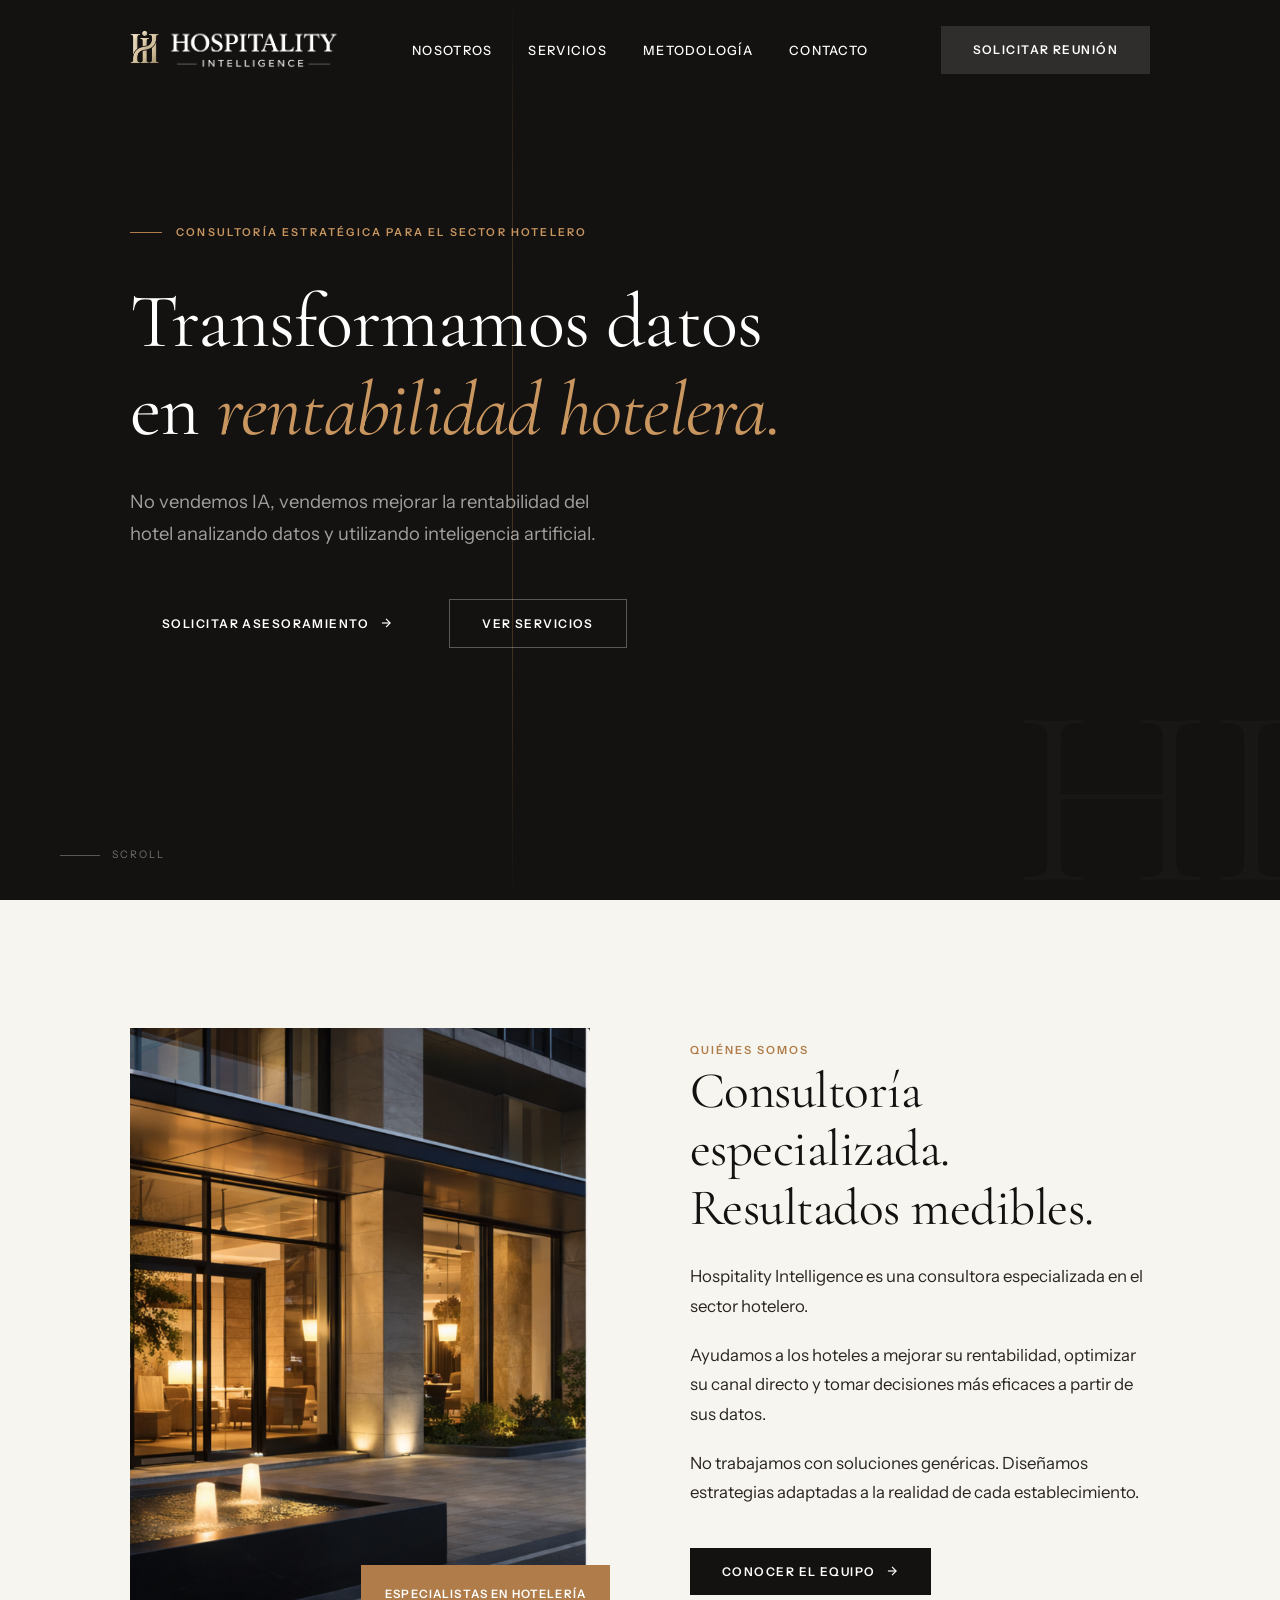
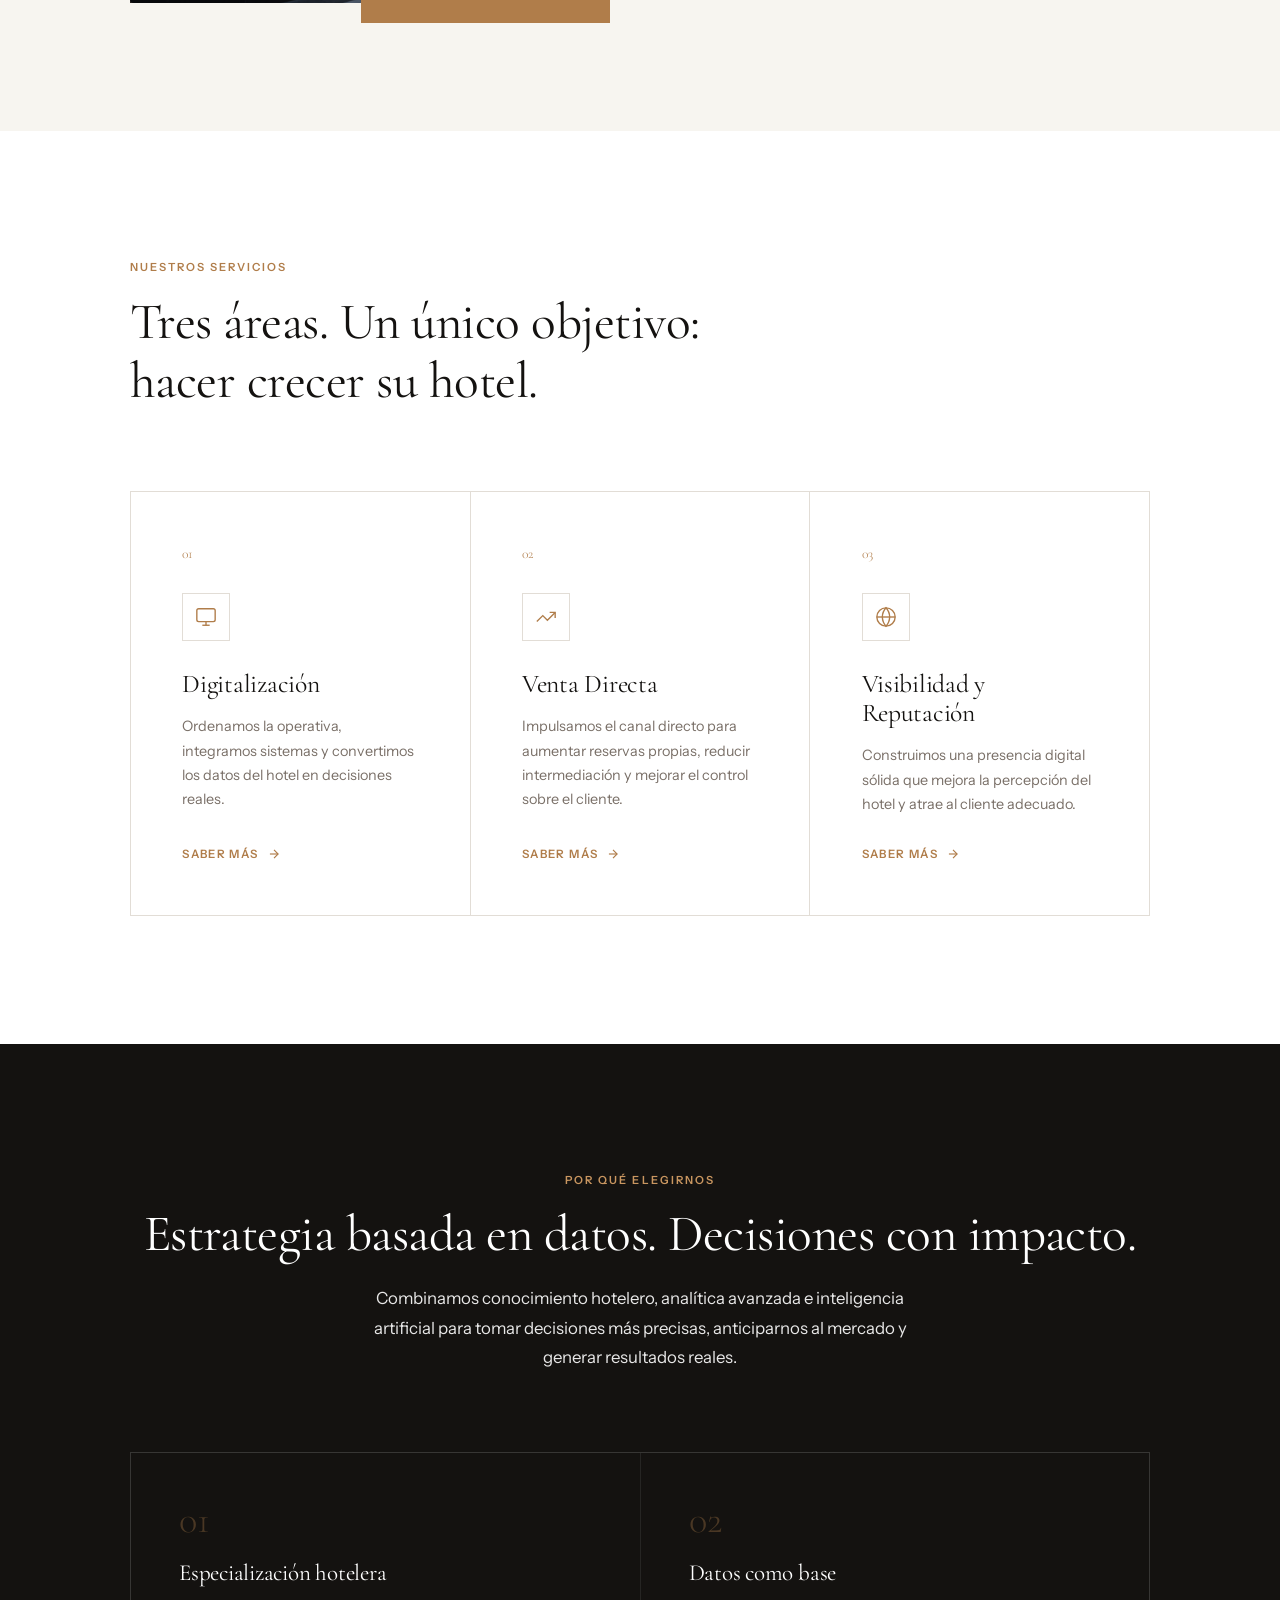
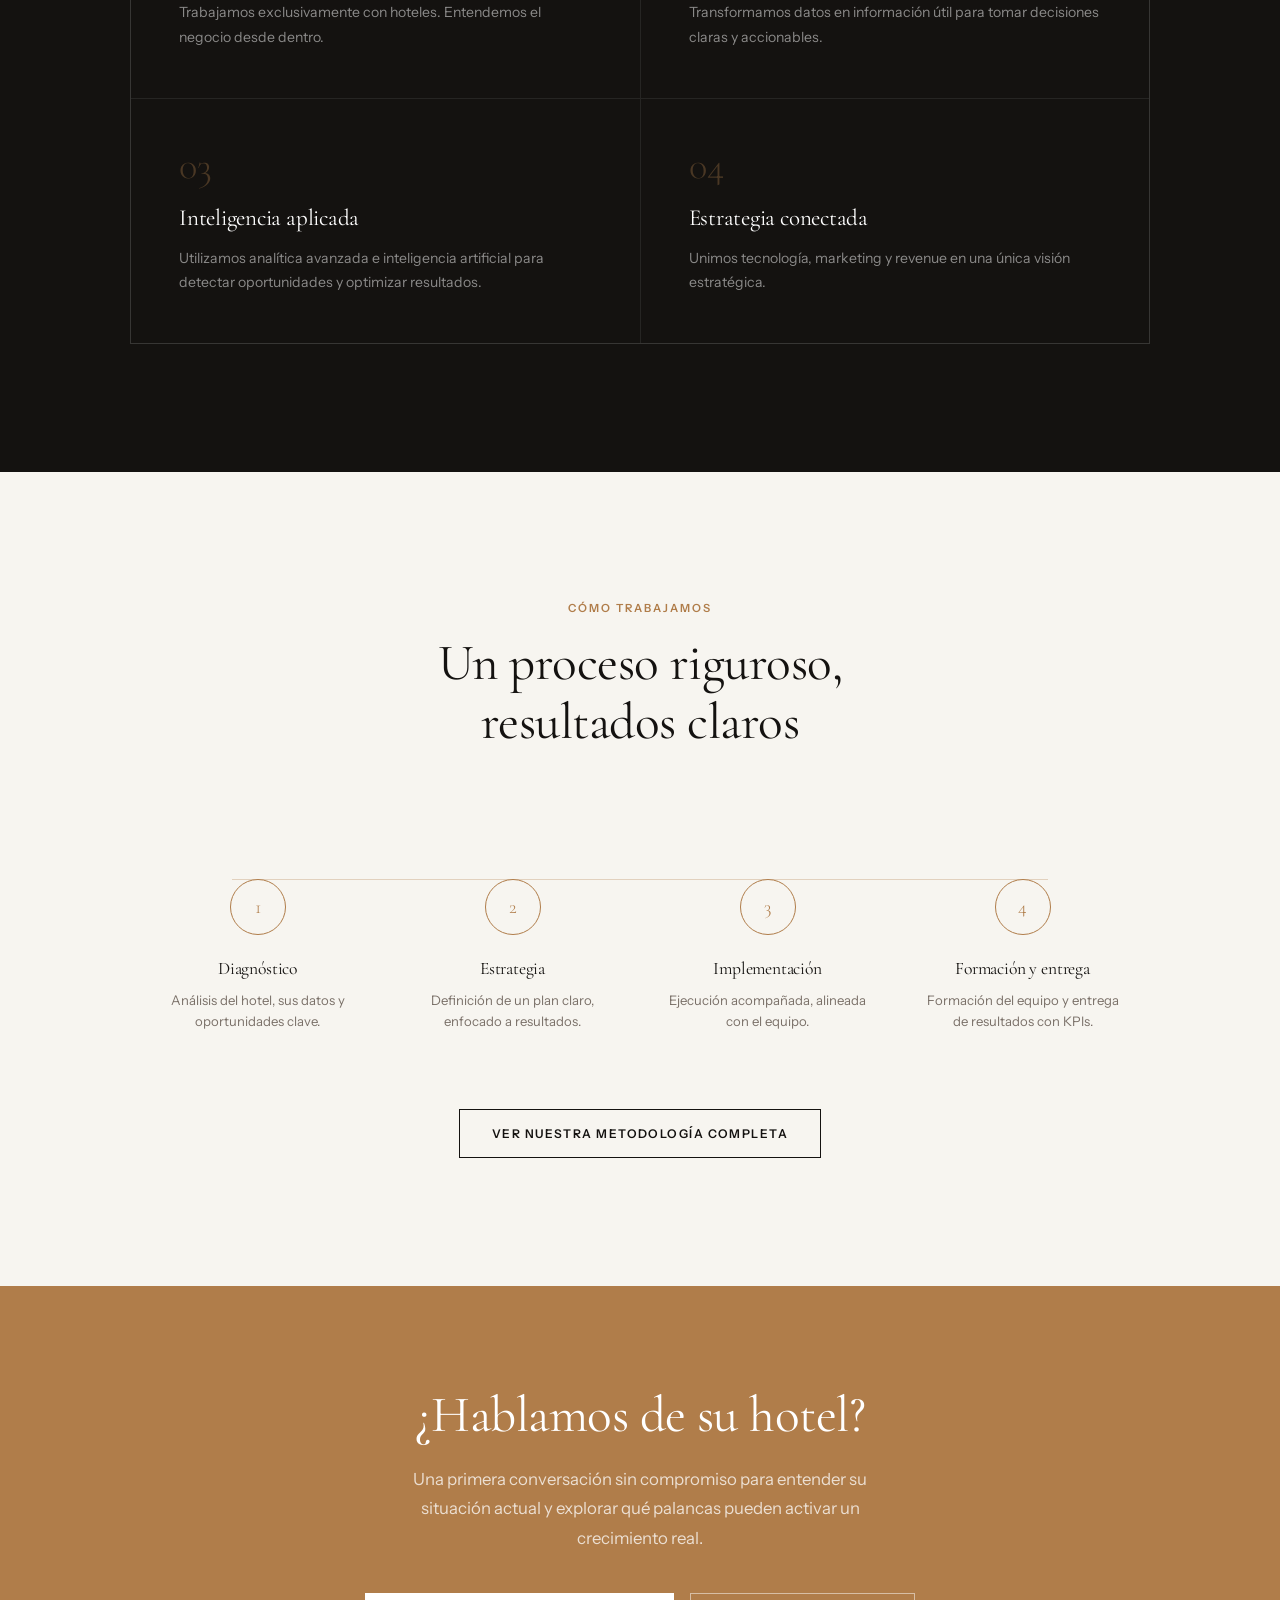
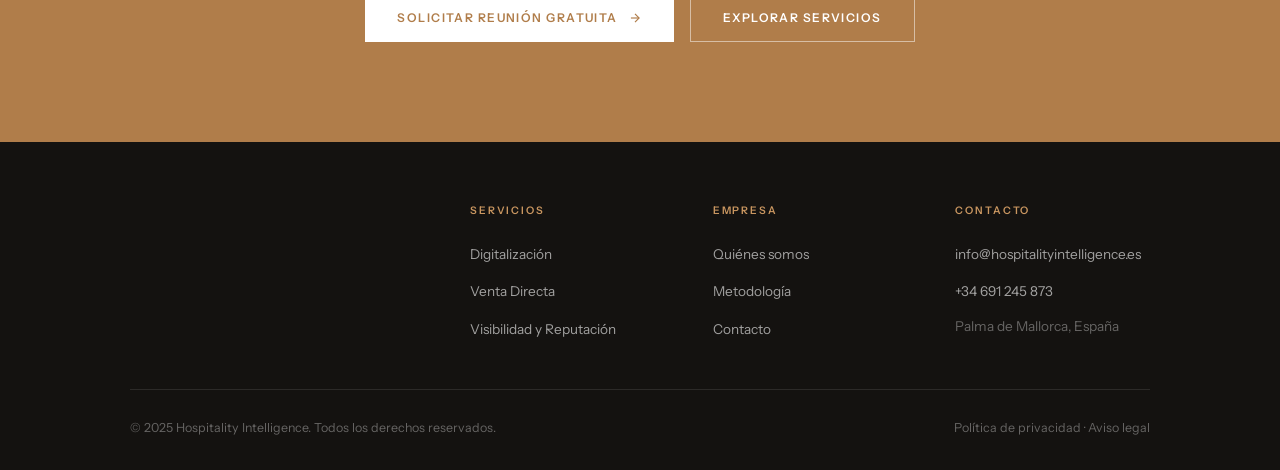
<file: index.html>
<!DOCTYPE html>
<html lang="es">
<head>
  <meta charset="UTF-8" />
  <meta name="viewport" content="width=device-width, initial-scale=1.0" />
  <title>Hospitality Intelligence — Consultoría Estratégica para Hoteles</title>
  <meta name="description" content="Consultoría especializada en digitalización, venta directa y reputación online para hoteles y cadenas hoteleras. Transformamos datos en rentabilidad hotelera." />
  <meta name="keywords" content="consultoría hotelera, venta directa hotel, digitalización hotelera, reputación online hotel, estrategia hotelera, revenue management" />
  <link rel="stylesheet" href="styles.css" />
  <style>
    /* ── HOME-SPECIFIC STYLES ── */

    /* Hero */
    .hero {
      min-height: 100vh;
      display: flex;
      align-items: center;
      background: var(--color-dark);
      position: relative;
      overflow: hidden;
      padding-top: var(--nav-height);
    }

    .hero__bg-text {
      position: absolute;
      bottom: -2vw;
      right: -1vw;
      font-family: var(--font-serif);
      font-size: clamp(140px, 20vw, 300px);
      font-weight: 300;
      color: rgba(255,255,255,0.025);
      line-height: 1;
      pointer-events: none;
      user-select: none;
      white-space: nowrap;
    }

    .hero__line {
      position: absolute;
      top: 0;
      bottom: 0;
      left: clamp(280px, 40vw, 560px);
      width: 1px;
      background: linear-gradient(to bottom, transparent, rgba(176,125,74,0.3) 30%, rgba(176,125,74,0.3) 70%, transparent);
      pointer-events: none;
    }

    .hero__content {
      position: relative;
      z-index: 2;
      padding: 0 clamp(20px, 5vw, 60px);
      max-width: var(--container);
      margin: 0 auto;
      width: 100%;
    }

    .hero__eyebrow {
      display: flex;
      align-items: center;
      gap: 14px;
      margin-bottom: 36px;
      opacity: 0;
      animation: fadeUp 0.7s 0.3s var(--ease-out) forwards;
    }

    .hero__eyebrow-line {
      width: 32px;
      height: 1px;
      background: var(--color-bronze);
    }

    .hero__eyebrow-text {
      font-size: 0.68rem;
      font-weight: 600;
      letter-spacing: 0.2em;
      text-transform: uppercase;
      color: var(--color-bronze-light);
    }

    .hero__title {
      color: var(--color-white);
      max-width: 780px;
      margin-bottom: 32px;
      opacity: 0;
      animation: fadeUp 0.8s 0.5s var(--ease-out) forwards;
    }

    .hero__title em {
      font-style: italic;
      color: var(--color-bronze-light);
    }

    .hero__subtitle {
      color: rgba(255,255,255,0.6);
      max-width: 500px;
      font-size: clamp(1rem, 1.5vw, 1.15rem);
      line-height: 1.75;
      margin-bottom: 48px;
      opacity: 0;
      animation: fadeUp 0.8s 0.7s var(--ease-out) forwards;
    }

    .hero__actions {
      display: flex;
      align-items: center;
      gap: 24px;
      flex-wrap: wrap;
      opacity: 0;
      animation: fadeUp 0.7s 0.9s var(--ease-out) forwards;
    }

    .hero__scroll {
      position: absolute;
      bottom: 36px;
      left: clamp(20px, 5vw, 60px);
      display: flex;
      align-items: center;
      gap: 12px;
      opacity: 0;
      animation: fadeIn 0.6s 1.3s forwards;
    }

    .hero__scroll-line {
      width: 40px;
      height: 1px;
      background: rgba(255,255,255,0.3);
    }

    .hero__scroll-text {
      font-size: 0.65rem;
      letter-spacing: 0.2em;
      text-transform: uppercase;
      color: rgba(255,255,255,0.4);
    }

    /* About teaser */
    .about-teaser {
      background: var(--color-bg);
    }

    .about-teaser__grid {
      display: grid;
      grid-template-columns: 1fr 1fr;
      gap: clamp(48px, 8vw, 100px);
      align-items: center;
    }

    .about-teaser__visual {
      position: relative;
    }

    .about-teaser__img-frame {
      background: var(--color-charcoal);
      aspect-ratio: 4/5;
      position: relative;
      overflow: hidden;
    }

    .about-teaser__img-frame::before {
      content: '';
      position: absolute;
      inset: 0;
      background:
        linear-gradient(135deg, rgba(176,125,74,0.2) 0%, transparent 50%),
        repeating-linear-gradient(
          0deg,
          transparent,
          transparent 39px,
          rgba(255,255,255,0.03) 40px
        );
    }

    .about-teaser__img-inner {
      position: absolute;
      inset: 0;
      display: flex;
      align-items: center;
      justify-content: center;
    }

    .about-teaser__img {
      width: 100%;
      height: 100%;
      object-fit: cover;
      border-radius: 4px;
      display: block;
    }

    .about-teaser__badge {
      position: absolute;
      bottom: -20px;
      right: -20px;
      background: var(--color-bronze);
      color: var(--color-white);
      padding: 20px 24px;
      font-size: 0.72rem;
      letter-spacing: 0.1em;
      text-transform: uppercase;
      font-weight: 600;
    }

    .about-teaser__text .label {
      margin-bottom: 20px;
    }

    .about-teaser__text h2 {
      margin-bottom: 24px;
    }

    .about-teaser__text p {
      margin-bottom: 20px;
    }

    .about-teaser__text p:last-of-type {
      margin-bottom: 36px;
    }

    /* Services preview */
    .services-preview {
      background: var(--color-white);
    }

    .services-preview__grid {
      display: grid;
      grid-template-columns: repeat(3, 1fr);
      gap: 1px;
      background: var(--color-border);
      border: 1px solid var(--color-border);
    }

    .service-card {
      background: var(--color-white);
      padding: clamp(32px, 4vw, 52px);
      display: flex;
      flex-direction: column;
      transition: background 0.3s;
      position: relative;
    }

    .service-card:hover {
      background: var(--color-dark);
    }

    .service-card:hover .service-card__num,
    .service-card:hover .service-card__title,
    .service-card:hover .service-card__desc {
      color: rgba(255,255,255,0.9);
    }

    .service-card:hover .service-card__link {
      color: var(--color-bronze-light);
    }

    .service-card:hover .service-card__icon {
      border-color: rgba(176,125,74,0.4);
    }

    .service-card__num {
      font-family: var(--font-serif);
      font-size: 0.85rem;
      color: var(--color-bronze);
      margin-bottom: 28px;
      transition: color 0.3s;
    }

    .service-card__icon {
      width: 48px;
      height: 48px;
      border: 1px solid var(--color-border);
      display: flex;
      align-items: center;
      justify-content: center;
      margin-bottom: 28px;
      transition: border-color 0.3s;
    }

    .service-card__icon svg {
      width: 22px;
      height: 22px;
      stroke: var(--color-bronze);
      fill: none;
      stroke-width: 1.5;
    }

    .service-card__title {
      font-family: var(--font-serif);
      font-size: clamp(1.4rem, 2vw, 1.8rem);
      font-weight: 400;
      color: var(--color-dark);
      margin-bottom: 16px;
      transition: color 0.3s;
    }

    .service-card__desc {
      font-size: 0.9rem;
      color: var(--color-muted);
      line-height: 1.7;
      flex: 1;
      margin-bottom: 28px;
      transition: color 0.3s;
    }

    .service-card__link {
      font-size: 0.72rem;
      font-weight: 600;
      letter-spacing: 0.12em;
      text-transform: uppercase;
      color: var(--color-bronze);
      display: flex;
      align-items: center;
      gap: 8px;
      transition: color 0.3s, gap 0.25s;
    }

    .service-card:hover .service-card__link {
      gap: 12px;
    }

    .service-card__link svg {
      width: 14px;
      height: 14px;
      stroke: currentColor;
      fill: none;
      stroke-width: 2;
    }

    /* Why us */
    .why-us {
      background: var(--color-dark);
      color: var(--color-white);
    }

    .why-us .section-header h2 {
      color: var(--color-white);
    }

    .why-us .section-header p {
      color: rgba(255,255,255,0.55);
    }

    .why-us__grid {
      display: grid;
      grid-template-columns: repeat(2, 1fr);
      gap: 1px;
      background: rgba(255,255,255,0.08);
      border: 1px solid rgba(255,255,255,0.08);
    }

    .why-card {
      background: var(--color-dark);
      padding: clamp(32px, 4vw, 48px);
      transition: background 0.3s;
    }

    .why-card:hover {
      background: var(--color-charcoal);
    }

    .why-card__num {
      font-family: var(--font-serif);
      font-size: 2.4rem;
      font-weight: 300;
      color: rgba(176,125,74,0.35);
      line-height: 1;
      margin-bottom: 20px;
    }

    .why-card__title {
      font-family: var(--font-serif);
      font-size: clamp(1.2rem, 1.8vw, 1.5rem);
      color: var(--color-white);
      margin-bottom: 14px;
    }

    .why-card__text {
      font-size: 0.88rem;
      color: rgba(255,255,255,0.5);
      line-height: 1.75;
    }

    /* Process teaser */
    .process-teaser {
      background: var(--color-bg);
    }

    .process-teaser__steps {
      display: grid;
      grid-template-columns: repeat(4, 1fr);
      gap: 0;
      position: relative;
    }

    .process-teaser__steps::before {
      content: '';
      position: absolute;
      top: 28px;
      left: 10%;
      right: 10%;
      height: 1px;
      background: var(--color-bronze);
      opacity: 0.3;
    }

    .process-step {
      padding: clamp(16px, 2.5vw, 28px);
      text-align: center;
    }

    .process-step__dot {
      width: 56px;
      height: 56px;
      border: 1px solid var(--color-bronze);
      border-radius: 50%;
      display: flex;
      align-items: center;
      justify-content: center;
      margin: 0 auto 24px;
      background: var(--color-bg);
      position: relative;
      z-index: 1;
    }

    .process-step__dot span {
      font-family: var(--font-serif);
      font-size: 1.2rem;
      color: var(--color-bronze);
    }

    .process-step__title {
      font-family: var(--font-serif);
      font-size: 1.1rem;
      color: var(--color-dark);
      margin-bottom: 10px;
    }

    .process-step__text {
      font-size: 0.82rem;
      color: var(--color-muted);
      line-height: 1.65;
    }

    /* Testimonials */
    .testimonials {
      background: var(--color-white);
    }

    .testimonials__grid {
      display: grid;
      grid-template-columns: repeat(3, 1fr);
      gap: 28px;
    }

    .testimonial-card {
      border: 1px solid var(--color-border);
      padding: 36px;
      position: relative;
    }

    .testimonial-card::before {
      content: '\201C';
      position: absolute;
      top: 20px;
      right: 28px;
      font-family: var(--font-serif);
      font-size: 4rem;
      color: var(--color-bronze);
      opacity: 0.25;
      line-height: 1;
    }

    .testimonial-card__text {
      font-size: 0.9rem;
      color: var(--color-charcoal);
      line-height: 1.75;
      margin-bottom: 28px;
      font-style: italic;
      font-family: var(--font-serif);
      font-size: 1.05rem;
    }

    .testimonial-card__author {
      display: flex;
      flex-direction: column;
      gap: 4px;
    }

    .testimonial-card__name {
      font-size: 0.85rem;
      font-weight: 600;
      color: var(--color-dark);
    }

    .testimonial-card__role {
      font-size: 0.78rem;
      color: var(--color-muted);
    }

    /* CTA section */
    .cta-section {
      background: var(--color-bronze);
      padding: clamp(60px, 8vw, 100px) 0;
      text-align: center;
    }

    .cta-section h2 {
      color: var(--color-white);
      margin-bottom: 20px;
    }

    .cta-section p {
      color: rgba(255,255,255,0.75);
      max-width: 520px;
      margin: 0 auto 40px;
    }

    .cta-section .btn--primary {
      background: var(--color-white);
      color: var(--color-bronze);
    }

    .cta-section .btn--primary:hover {
      background: var(--color-dark);
      color: var(--color-white);
    }

    .cta-section .btn--outline {
      border-color: rgba(255,255,255,0.5);
      color: var(--color-white);
    }

    .cta-section .btn--outline:hover {
      background: rgba(255,255,255,0.15);
      border-color: var(--color-white);
    }

    .cta-section__btns {
      display: flex;
      justify-content: center;
      gap: 16px;
      flex-wrap: wrap;
    }

    @keyframes fadeUp {
      from { opacity: 0; transform: translateY(28px); }
      to   { opacity: 1; transform: translateY(0); }
    }

    @keyframes fadeIn {
      from { opacity: 0; }
      to   { opacity: 1; }
    }

    @media (max-width: 960px) {
      .about-teaser__grid { grid-template-columns: 1fr; }
      .about-teaser__visual { display: none; }
      .services-preview__grid { grid-template-columns: 1fr; }
      .why-us__grid { grid-template-columns: 1fr; }
      .process-teaser__steps { grid-template-columns: repeat(2, 1fr); }
      .process-teaser__steps::before { display: none; }
      .testimonials__grid { grid-template-columns: 1fr; }
    }

    @media (max-width: 580px) {
      .services-preview__grid { grid-template-columns: 1fr; }
    }
  </style>
</head>
<body>

  <!-- ═══════════════ NAVIGATION ═══════════════ -->
  <nav class="nav" role="navigation" aria-label="Navegación principal">
    <div class="nav__inner">
      <a href="index.html" class="nav__logo" aria-label="Hospitality Intelligence – Inicio">
        <div class="nav__logo-brand">
          <img src="Logo.png" alt="Logo Hospitality Intelligence" class="nav__logo-img" />
          <img src="Logonegro.png" alt="Hospitality Intelligence" class="nav__logo-text-img nav__logo-text-img--dark" />
          <img src="Logoblanco.png" alt="Hospitality Intelligence" class="nav__logo-text-img nav__logo-text-img--light" />
        </div>
      </a>
      <ul class="nav__links" role="list">
        <li><a href="nosotros.html" class="nav__link">Nosotros</a></li>
        <li><a href="servicios.html" class="nav__link">Servicios</a></li>
        <li><a href="metodologia.html" class="nav__link">Metodología</a></li>
        <li><a href="contacto.html" class="nav__link">Contacto</a></li>
      </ul>
      <a href="contacto.html" class="nav__cta btn">Solicitar reunión</a>
      <button class="nav__hamburger" aria-label="Abrir menú" aria-expanded="false">
        <span></span><span></span><span></span>
      </button>
    </div>
  </nav>

  <!-- Mobile menu -->
  <div class="mobile-menu" role="dialog" aria-label="Menú móvil">
    <a href="nosotros.html">Nosotros</a>
    <a href="servicios.html">Servicios</a>
    <a href="metodologia.html">Metodología</a>
    <a href="contacto.html">Contacto</a>
    <a href="contacto.html" class="btn btn--primary" style="margin-top:16px">Solicitar reunión</a>
  </div>

  <!-- ═══════════════ HERO ═══════════════ -->
  <section class="hero" aria-labelledby="hero-heading">
    <div class="hero__bg-text" aria-hidden="true">HI</div>
    <div class="hero__line" aria-hidden="true"></div>

    <div class="hero__content">
      <div class="hero__eyebrow">
        <span class="hero__eyebrow-line"></span>
        <span class="hero__eyebrow-text">Consultoría Estratégica para el Sector Hotelero</span>
      </div>

      <h1 class="hero__title" id="hero-heading">
        Transformamos datos<br>en <em>rentabilidad hotelera.</em>
      </h1>

      <p class="hero__subtitle">
        No vendemos IA, vendemos mejorar la rentabilidad del hotel analizando datos y utilizando inteligencia artificial.
      </p>

      <div class="hero__actions">
        <a href="contacto.html" class="btn btn--primary">
          Solicitar asesoramiento
          <svg viewBox="0 0 24 24" stroke-width="2" stroke="currentColor" fill="none"><line x1="5" y1="12" x2="19" y2="12"/><polyline points="12 5 19 12 12 19"/></svg>
        </a>
        <a href="servicios.html" class="btn btn--outline" style="border-color:rgba(255,255,255,0.3);color:#fff;">
          Ver servicios
        </a>
      </div>
    </div>

    <div class="hero__scroll" aria-hidden="true">
      <span class="hero__scroll-line"></span>
      <span class="hero__scroll-text">Scroll</span>
    </div>
  </section>

  <!-- ═══════════════ ABOUT TEASER ═══════════════ -->
  <section class="about-teaser">
    <div class="container">
      <div class="about-teaser__grid">
        <div class="about-teaser__visual reveal">
          <div class="about-teaser__img-frame">
            <div class="about-teaser__img-inner">
              <img src="hotel.png" alt="Imagen del hotel" class="about-teaser__img" />
            </div>
          </div>
          <div class="about-teaser__badge">Especialistas en hotelería</div>
        </div>

        <div class="about-teaser__text">
          <span class="label reveal">Quiénes somos</span>
          <h2 class="reveal reveal-delay-1">Consultoría especializada.<br>Resultados medibles.</h2>
          <p class="reveal reveal-delay-2">
            Hospitality Intelligence es una consultora especializada en el sector hotelero.
          </p>
          <p class="reveal reveal-delay-3">
            Ayudamos a los hoteles a mejorar su rentabilidad, optimizar su canal directo y tomar decisiones más eficaces a partir de sus datos.
          </p><p class="reveal reveal-delay-3" style="margin-bottom: 40px;">
            No trabajamos con soluciones genéricas. Diseñamos estrategias adaptadas a la realidad de cada establecimiento.
          </p>
          <a href="nosotros.html" class="btn btn--primary reveal reveal-delay-4">
            Conocer el equipo
            <svg viewBox="0 0 24 24" stroke-width="2" stroke="currentColor" fill="none"><line x1="5" y1="12" x2="19" y2="12"/><polyline points="12 5 19 12 12 19"/></svg>
          </a>
        </div>
      </div>
    </div>
  </section>

  <!-- ═══════════════ SERVICES PREVIEW ═══════════════ -->
  <section class="services-preview">
    <div class="container">
      <div class="section-header reveal">
        <span class="label">Nuestros servicios</span>
        <h2>Tres áreas. Un único objetivo:<br>hacer crecer su hotel.</h2>
      </div>

      <div class="services-preview__grid">
        <!-- Digitalización -->
        <div class="service-card reveal">
          <span class="service-card__num">01</span>
          <div class="service-card__icon">
            <svg viewBox="0 0 24 24"><rect x="2" y="3" width="20" height="14" rx="2"/><line x1="8" y1="21" x2="16" y2="21"/><line x1="12" y1="17" x2="12" y2="21"/></svg>
          </div>
          <h3 class="service-card__title">Digitalización</h3>
          <p class="service-card__desc">Ordenamos la operativa, integramos sistemas y convertimos los datos del hotel en decisiones reales.</p>
          <a href="servicios.html#digitalizacion" class="service-card__link">
            Saber más
            <svg viewBox="0 0 24 24"><line x1="5" y1="12" x2="19" y2="12"/><polyline points="12 5 19 12 12 19"/></svg>
          </a>
        </div>

        <!-- Venta Directa -->
        <div class="service-card reveal reveal-delay-1">
          <span class="service-card__num">02</span>
          <div class="service-card__icon">
            <svg viewBox="0 0 24 24"><polyline points="22 7 13.5 15.5 8.5 10.5 2 17"/><polyline points="16 7 22 7 22 13"/></svg>
          </div>
          <h3 class="service-card__title">Venta Directa</h3>
          <p class="service-card__desc">Impulsamos el canal directo para aumentar reservas propias, reducir intermediación y mejorar el control sobre el cliente.</p>
          <a href="servicios.html#venta-directa" class="service-card__link">
            Saber más
            <svg viewBox="0 0 24 24"><line x1="5" y1="12" x2="19" y2="12"/><polyline points="12 5 19 12 12 19"/></svg>
          </a>
        </div>

        <!-- Reputación Online -->
        <div class="service-card reveal reveal-delay-2">
          <span class="service-card__num">03</span>
          <div class="service-card__icon">
            <svg viewBox="0 0 24 24"><circle cx="12" cy="12" r="10"/><line x1="2" y1="12" x2="22" y2="12"/><path d="M12 2a15.3 15.3 0 0 1 4 10 15.3 15.3 0 0 1-4 10 15.3 15.3 0 0 1-4-10 15.3 15.3 0 0 1 4-10z"/></svg>
          </div>
          <h3 class="service-card__title">Visibilidad y Reputación</h3>
          <p class="service-card__desc">Construimos una presencia digital sólida que mejora la percepción del hotel y atrae al cliente adecuado.</p>
          <a href="servicios.html#reputacion" class="service-card__link">
            Saber más
            <svg viewBox="0 0 24 24"><line x1="5" y1="12" x2="19" y2="12"/><polyline points="12 5 19 12 12 19"/></svg>
          </a>
        </div>
      </div>
    </div>
  </section>

  <!-- ═══════════════ WHY US ═══════════════ -->
  <section class="why-us">
    <div class="container">
      <div class="section-header section-header--center reveal">
        <span class="label" style="color:var(--color-bronze-light)">Por qué elegirnos</span>
        <h2>Estrategia basada en datos. Decisiones con impacto.</h2>
        <p style="color: rgba(255,255,255,0.9)">Combinamos conocimiento hotelero, analítica avanzada e inteligencia artificial para tomar decisiones más precisas, anticiparnos al mercado y generar resultados reales.</p>
      </div>

      <div class="why-us__grid">
        <div class="why-card reveal">
          <div class="why-card__num">01</div>
          <h4 class="why-card__title">Especialización hotelera</h4>
          <p class="why-card__text">Trabajamos exclusivamente con hoteles. Entendemos el negocio desde dentro.</p>
        </div>
        <div class="why-card reveal reveal-delay-1">
          <div class="why-card__num">02</div>
          <h4 class="why-card__title">Datos como base</h4>
          <p class="why-card__text">Transformamos datos en información útil para tomar decisiones claras y accionables.</p>
        </div>
        <div class="why-card reveal reveal-delay-2">
          <div class="why-card__num">03</div>
          <h4 class="why-card__title">Inteligencia aplicada</h4>
          <p class="why-card__text">Utilizamos analítica avanzada e inteligencia artificial para detectar oportunidades y optimizar resultados.</p>
        </div>
        <div class="why-card reveal reveal-delay-3">
          <div class="why-card__num">04</div>
          <h4 class="why-card__title">Estrategia conectada</h4>
          <p class="why-card__text">Unimos tecnología, marketing y revenue en una única visión estratégica.</p>
        </div>
      </div>
    </div>
  </section>

  <!-- ═══════════════ PROCESS TEASER ═══════════════ -->
  <section class="process-teaser">
    <div class="container">
      <div class="section-header section-header--center reveal">
        <span class="label">Cómo trabajamos</span>
        <h2>Un proceso riguroso,<br>resultados claros</h2>
      </div>

      <div class="process-teaser__steps">
        <div class="process-step reveal">
          <div class="process-step__dot"><span>1</span></div>
          <h4 class="process-step__title">Diagnóstico</h4>
          <p class="process-step__text">Análisis del hotel, sus datos y oportunidades clave.</p>
        </div>
        <div class="process-step reveal reveal-delay-1">
          <div class="process-step__dot"><span>2</span></div>
          <h4 class="process-step__title">Estrategia</h4>
          <p class="process-step__text">Definición de un plan claro, enfocado a resultados.</p>
        </div>
        <div class="process-step reveal reveal-delay-2">
          <div class="process-step__dot"><span>3</span></div>
          <h4 class="process-step__title">Implementación</h4>
          <p class="process-step__text">Ejecución acompañada, alineada con el equipo.</p>
        </div>
        <div class="process-step reveal reveal-delay-3">
          <div class="process-step__dot"><span>4</span></div>
          <h4 class="process-step__title">Formación y entrega</h4>
          <p class="process-step__text">Formación del equipo y entrega de resultados con KPIs.</p>
        </div>
      </div>

      <div style="text-align:center;margin-top:48px" class="reveal">
        <a href="metodologia.html" class="btn btn--outline">Ver nuestra metodología completa</a>
      </div>
    </div>
  </section>


  <!-- ═══════════════ CTA FINAL ═══════════════ -->
  <section class="cta-section">
    <div class="container">
      <h2 class="reveal">¿Hablamos de su hotel?</h2>
      <p class="reveal reveal-delay-1">Una primera conversación sin compromiso para entender su situación actual y explorar qué palancas pueden activar un crecimiento real.</p>
      <div class="cta-section__btns reveal reveal-delay-2">
        <a href="contacto.html" class="btn btn--primary">
          Solicitar reunión gratuita
          <svg viewBox="0 0 24 24" width="14" height="14" stroke-width="2" stroke="currentColor" fill="none"><line x1="5" y1="12" x2="19" y2="12"/><polyline points="12 5 19 12 12 19"/></svg>
        </a>
        <a href="servicios.html" class="btn btn--outline">Explorar servicios</a>
      </div>
    </div>
  </section>

  <!-- ═══════════════ FOOTER ═══════════════ -->
  <footer class="footer">
    <div class="container">
      <div class="footer__inner">
        <div>
        </div>
        <div>
          <p class="footer__col-title">Servicios</p>
          <ul class="footer__links">
            <li><a href="servicios.html#digitalizacion">Digitalización</a></li>
            <li><a href="servicios.html#venta-directa">Venta Directa</a></li>
            <li><a href="servicios.html#reputacion">Visibilidad y Reputación</a></li>
          </ul>
        </div>
        <div>
          <p class="footer__col-title">Empresa</p>
          <ul class="footer__links">
            <li><a href="nosotros.html">Quiénes somos</a></li>
            <li><a href="metodologia.html">Metodología</a></li>
            <li><a href="contacto.html">Contacto</a></li>
          </ul>
        </div>
        <div>
          <p class="footer__col-title">Contacto</p>
          <ul class="footer__links">
            <li><a href="mailto:info@hospitalityintelligence.es">info@hospitalityintelligence.es</a></li>
            <li><a href="tel:+34910000000">+34 691 245 873</a></li>
            <li style="color:rgba(255,255,255,0.35);font-size:0.85rem;">Palma de Mallorca, España</a></li>
          </ul>
        </div>
      </div>
      <div class="footer__bottom">
        <span class="footer__copy">© 2025 Hospitality Intelligence. Todos los derechos reservados.</span>
        <span class="footer__copy">Política de privacidad · Aviso legal</span>
      </div>
    </div>
  </footer>

  <script src="main.js"></script>
</body>
</html>
</file>
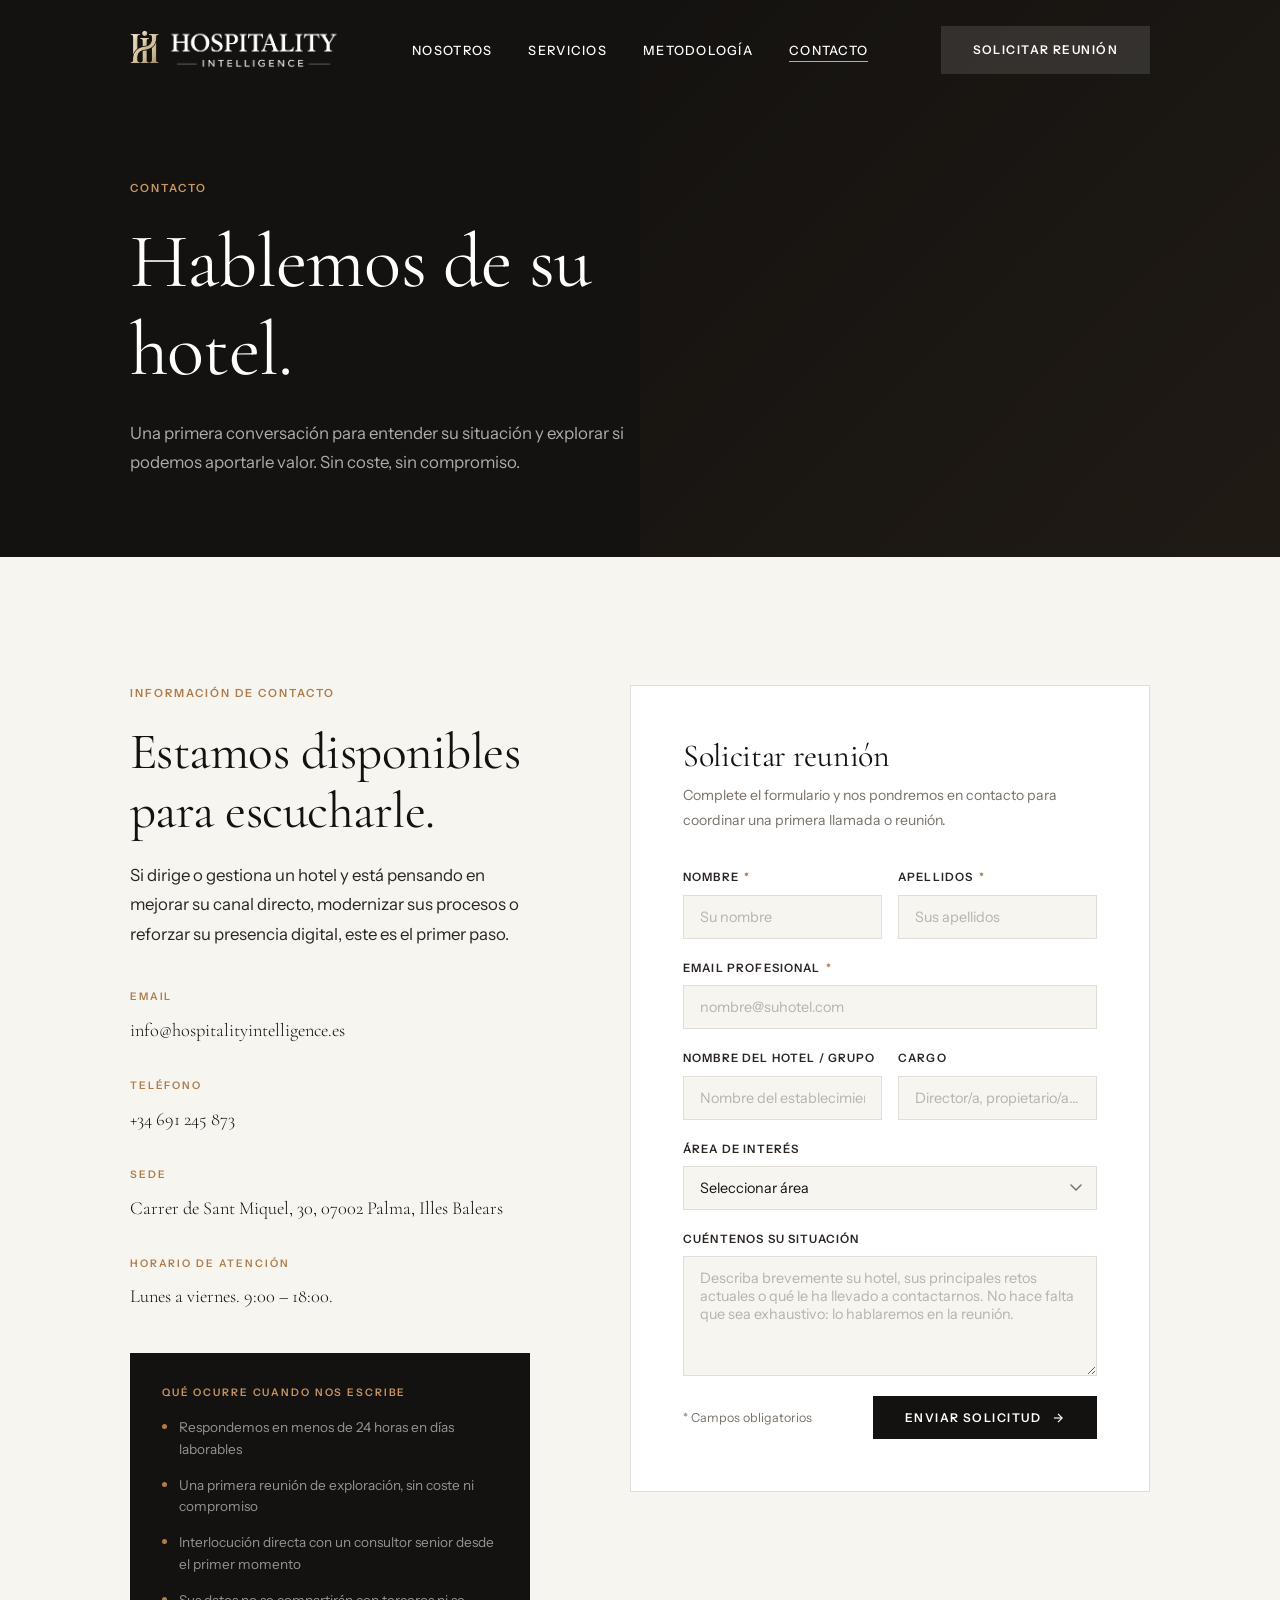
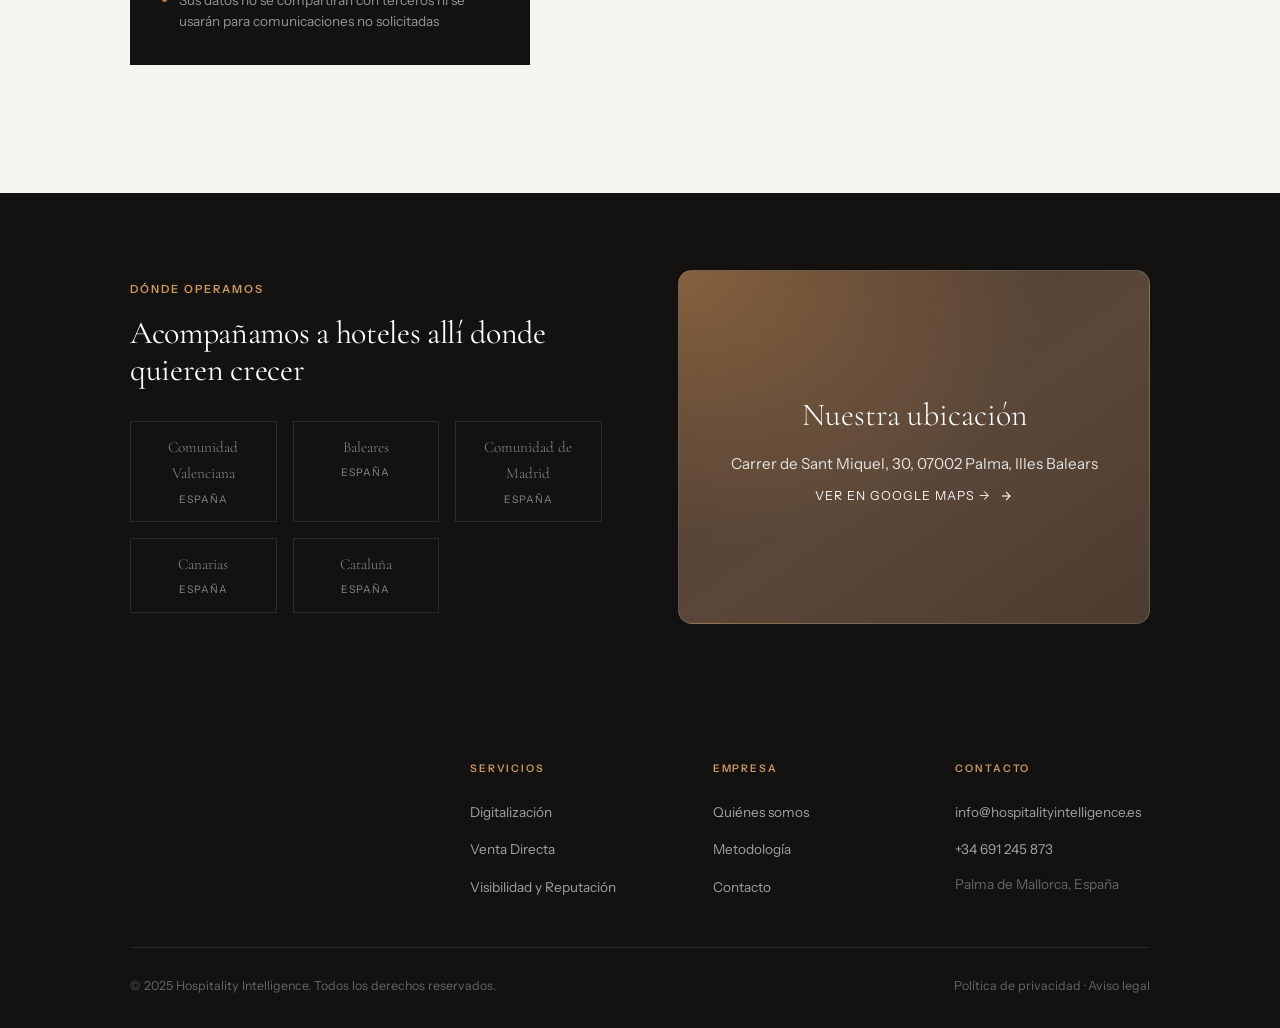
<file: contacto.html>
<!DOCTYPE html>
<html lang="es">
<head>
  <meta charset="UTF-8" />
  <meta name="viewport" content="width=device-width, initial-scale=1.0" />
  <title>Contacto — Hospitality Intelligence</title>
  <meta name="description" content="Solicite una reunión de diagnóstico gratuita con Hospitality Intelligence. Consultoría especializada en digitalización, venta directa y reputación online para hoteles." />
  <link rel="stylesheet" href="styles.css" />
  <style>
    /* ── CONTACTO-SPECIFIC ── */

    .contact-main {
      background: var(--color-bg);
      padding: var(--section-pad) 0;
    }

    .contact-main__grid {
      display: grid;
      grid-template-columns: 1fr 1.3fr;
      gap: clamp(48px, 8vw, 100px);
      align-items: start;
    }

    /* Left col: info */
    .contact-info h2 {
      margin-bottom: 20px;
    }

    .contact-info > p {
      margin-bottom: 40px;
    }

    .contact-detail {
      margin-bottom: 32px;
    }

    .contact-detail__label {
      font-size: 0.65rem;
      font-weight: 600;
      letter-spacing: 0.18em;
      text-transform: uppercase;
      color: var(--color-bronze);
      margin-bottom: 8px;
      display: block;
    }

    .contact-detail__value {
      font-family: var(--font-serif);
      font-size: 1.15rem;
      color: var(--color-dark);
    }

    .contact-detail__value a {
      transition: color 0.2s;
    }

    .contact-detail__value a:hover {
      color: var(--color-bronze);
    }

    .contact-promise {
      background: var(--color-dark);
      padding: 32px;
      margin-top: 40px;
    }

    .contact-promise__label {
      font-size: 0.65rem;
      font-weight: 600;
      letter-spacing: 0.18em;
      text-transform: uppercase;
      color: var(--color-bronze-light);
      margin-bottom: 16px;
      display: block;
    }

    .contact-promise__items {
      display: flex;
      flex-direction: column;
      gap: 14px;
    }

    .contact-promise__item {
      display: flex;
      gap: 12px;
      align-items: flex-start;
    }

    .contact-promise__dot {
      width: 5px;
      height: 5px;
      background: var(--color-bronze);
      border-radius: 50%;
      margin-top: 7px;
      flex-shrink: 0;
    }

    .contact-promise__item p {
      font-size: 0.85rem;
      color: rgba(255,255,255,0.55);
      line-height: 1.6;
    }

    /* Right col: form */
    .contact-form-wrap {
      background: var(--color-white);
      border: 1px solid var(--color-border);
      padding: clamp(32px, 5vw, 52px);
    }

    .contact-form-wrap h3 {
      font-size: clamp(1.5rem, 2.5vw, 2rem);
      margin-bottom: 8px;
    }

    .contact-form-wrap > p {
      font-size: 0.88rem;
      color: var(--color-muted);
      margin-bottom: 36px;
    }

    .contact-form {
      display: flex;
      flex-direction: column;
      gap: 20px;
    }

    .form-row {
      display: grid;
      grid-template-columns: 1fr 1fr;
      gap: 16px;
    }

    .form-group {
      display: flex;
      flex-direction: column;
      gap: 8px;
    }

    .form-group label {
      font-size: 0.72rem;
      font-weight: 600;
      letter-spacing: 0.1em;
      text-transform: uppercase;
      color: var(--color-charcoal);
    }

    .form-group label .req {
      color: var(--color-bronze);
      margin-left: 2px;
    }

    .form-group input,
    .form-group select,
    .form-group textarea {
      font-family: var(--font-sans);
      font-size: 0.9rem;
      color: var(--color-dark);
      background: var(--color-bg);
      border: 1px solid var(--color-border);
      padding: 12px 16px;
      outline: none;
      transition: border-color 0.2s, box-shadow 0.2s;
      -webkit-appearance: none;
      border-radius: 0;
      width: 100%;
    }

    .form-group select {
      cursor: pointer;
      background-image: url("data:image/svg+xml,%3Csvg xmlns='http://www.w3.org/2000/svg' width='12' height='8' viewBox='0 0 12 8'%3E%3Cpath d='M1 1l5 5 5-5' stroke='%237A7068' stroke-width='1.5' fill='none' stroke-linecap='round'/%3E%3C/svg%3E");
      background-repeat: no-repeat;
      background-position: right 14px center;
      padding-right: 40px;
    }

    .form-group input:focus,
    .form-group select:focus,
    .form-group textarea:focus {
      border-color: var(--color-bronze);
      box-shadow: 0 0 0 3px rgba(176,125,74,0.08);
    }

    .form-group textarea {
      resize: vertical;
      min-height: 120px;
    }

    .form-group input::placeholder,
    .form-group textarea::placeholder {
      color: rgba(122,112,104,0.5);
    }

    .form-submit {
      display: flex;
      align-items: center;
      justify-content: space-between;
      flex-wrap: wrap;
      gap: 16px;
    }

    .form-submit__note {
      font-size: 0.78rem;
      color: var(--color-muted);
    }

    .form-submit .btn {
      min-width: 200px;
      justify-content: center;
    }

    /* Success state */
    .form-success {
      display: none;
      text-align: center;
      padding: 40px 20px;
    }

    .form-success__icon {
      width: 64px;
      height: 64px;
      border: 1px solid var(--color-bronze);
      border-radius: 50%;
      display: flex;
      align-items: center;
      justify-content: center;
      margin: 0 auto 24px;
    }

    .form-success__icon svg {
      width: 28px;
      height: 28px;
      stroke: var(--color-bronze);
      fill: none;
      stroke-width: 2;
    }

    .form-success h4 {
      font-size: 1.5rem;
      margin-bottom: 12px;
    }

    .form-success p {
      color: var(--color-muted);
      font-size: 0.9rem;
    }

    /* Map / location visual */
    .contact-map-visual {
      background: var(--color-dark);
      padding: clamp(48px, 6vw, 80px) 0;
    }

    .contact-map-visual__inner {
      display: grid;
      grid-template-columns: 1fr 1fr;
      gap: clamp(40px, 6vw, 80px);
      align-items: center;
    }

    .contact-map-visual__text .label {
      color: var(--color-bronze-light);
      display: block;
      margin-bottom: 16px;
    }

    .contact-map-visual__text h3 {
      color: var(--color-white);
      margin-bottom: 20px;
    }

    .contact-map-visual__text p {
      color: rgba(255,255,255,0.5);
    }

    .contact-map-visual__cities {
      display: grid;
      grid-template-columns: repeat(3, 1fr);
      gap: 16px;
      margin-top: 32px;
    }

    .city-pill {
      border: 1px solid rgba(255,255,255,0.1);
      padding: 12px 16px;
      text-align: center;
    }

    .city-pill__name {
      font-family: var(--font-serif);
      font-size: 0.95rem;
      color: rgba(255,255,255,0.7);
    }

    .city-pill__country {
      font-size: 0.65rem;
      letter-spacing: 0.1em;
      text-transform: uppercase;
      color: rgba(255,255,255,0.3);
      margin-top: 4px;
    }

    .contact-map-visual__visual {
      aspect-ratio: 4/3;
      background: transparent;
      border: 0;
      position: relative;
      overflow: hidden;
    }

    .contact-map-card {
      width: 100%;
      min-height: 100%;
      padding: clamp(20px, 4vw, 30px);
      border-radius: 14px;
      text-align: center;
      color: var(--color-white);
      background:
        radial-gradient(130% 130% at 0% 0%, rgba(176,125,74,0.58), transparent 62%),
        linear-gradient(145deg, #4a3a2e, #5a4739 52%, #4c3c2f);
      position: relative;
      display: flex;
      flex-direction: column;
      justify-content: center;
      align-items: center;
      gap: 12px;
      border: 1px solid rgba(255,255,255,0.12);
      box-shadow: 0 12px 28px rgba(0,0,0,0.28);
      transition: transform 0.3s ease, box-shadow 0.3s ease, border-color 0.3s ease;
      text-decoration: none;
    }

    .contact-map-card:hover {
      transform: translateY(-4px);
      border-color: rgba(176,125,74,0.65);
      box-shadow: 0 18px 36px rgba(0,0,0,0.36);
    }

    .contact-map-card:focus-visible {
      outline: 2px solid var(--color-bronze);
      outline-offset: 3px;
    }

    .contact-map-card__content {
      position: relative;
      z-index: 1;
      display: flex;
      flex-direction: column;
      align-items: center;
    }

    .contact-map-card__label {
      display: inline-block;
      font-size: 0.66rem;
      letter-spacing: 0.15em;
      text-transform: uppercase;
      color: var(--color-bronze-light);
      margin-bottom: 12px;
    }

    .contact-map-card__title {
      font-family: var(--font-serif);
      font-size: clamp(1.45rem, 2.7vw, 2rem);
      color: var(--color-white);
      margin-bottom: 10px;
    }

    .contact-map-card__address {
      color: rgba(255,255,255,0.84);
      font-size: 0.95rem;
      max-width: 40ch;
      line-height: 1.5;
      margin: 0 auto;
    }

    .contact-map-card__cta {
      margin-top: 10px;
      display: inline-flex;
      align-items: center;
      gap: 8px;
      font-size: 0.78rem;
      letter-spacing: 0.08em;
      text-transform: uppercase;
      color: rgba(255,255,255,0.94);
    }

    .contact-map-card__cta svg {
      width: 14px;
      height: 14px;
      stroke: currentColor;
      fill: none;
      stroke-width: 2;
    }

    @media (max-width: 900px) {
      .contact-main__grid { grid-template-columns: 1fr; }
      .contact-map-visual__inner { grid-template-columns: 1fr; }
      .contact-map-visual__visual { min-height: 260px; }
      .form-row { grid-template-columns: 1fr; }
    }

    @media (max-width: 600px) {
      .contact-map-card { padding: 20px; }
      .contact-map-card__address { font-size: 0.9rem; }
      .contact-map-card__cta { font-size: 0.74rem; }
    }
  </style>
</head>
<body>

  <nav class="nav">
    <div class="nav__inner">
      <a href="index.html" class="nav__logo">
        <div class="nav__logo-brand">
          <img src="Logo.png" alt="Logo Hospitality Intelligence" class="nav__logo-img" />
          <img src="Logonegro.png" alt="Hospitality Intelligence" class="nav__logo-text-img nav__logo-text-img--dark" />
          <img src="Logoblanco.png" alt="Hospitality Intelligence" class="nav__logo-text-img nav__logo-text-img--light" />
        </div>
      </a>
      <ul class="nav__links">
        <li><a href="nosotros.html" class="nav__link">Nosotros</a></li>
        <li><a href="servicios.html" class="nav__link">Servicios</a></li>
        <li><a href="metodologia.html" class="nav__link">Metodología</a></li>
        <li><a href="contacto.html" class="nav__link">Contacto</a></li>
      </ul>
      <a href="contacto.html" class="nav__cta btn">Solicitar reunión</a>
      <button class="nav__hamburger" aria-label="Abrir menú" aria-expanded="false">
        <span></span><span></span><span></span>
      </button>
    </div>
  </nav>

  <div class="mobile-menu">
    <a href="nosotros.html">Nosotros</a>
    <a href="servicios.html">Servicios</a>
    <a href="metodologia.html">Metodología</a>
    <a href="contacto.html">Contacto</a>
    <a href="contacto.html" class="btn btn--primary" style="margin-top:16px">Solicitar reunión</a>
  </div>

  <!-- PAGE HERO -->
  <section class="page-hero">
    <div class="container">
      <span class="label">Contacto</span>
      <h1>Hablemos de su hotel.</h1>
      <p>Una primera conversación para entender su situación y explorar si podemos aportarle valor. Sin coste, sin compromiso.</p>
    </div>
  </section>

  <!-- CONTACT MAIN -->
  <section class="contact-main">
    <div class="container">
      <div class="contact-main__grid">

        <!-- Info left -->
        <div class="contact-info reveal">
          <span class="label" style="display:block;margin-bottom:20px">Información de contacto</span>
          <h2>Estamos disponibles<br>para escucharle.</h2>
          <p>Si dirige o gestiona un hotel y está pensando en mejorar su canal directo, modernizar sus procesos o reforzar su presencia digital, este es el primer paso.</p>

          <div class="contact-detail">
            <span class="contact-detail__label">Email</span>
            <p class="contact-detail__value"><a href="mailto:info@hospitalityintelligence.es">info@hospitalityintelligence.es</a></p>
          </div>
          <div class="contact-detail">
            <span class="contact-detail__label">Teléfono</span>
            <p class="contact-detail__value"><a href="tel:+34691 245 873">+34 691 245 873</a></p>
          </div>
          <div class="contact-detail">
            <span class="contact-detail__label">Sede</span>
            <p class="contact-detail__value">Carrer de Sant Miquel, 30, 07002 Palma, Illes Balears</p>
          </div>
          <div class="contact-detail">
            <span class="contact-detail__label">Horario de atención</span>
            <p class="contact-detail__value" style="font-size:1.15rem;font-family:var(--font-serif)">Lunes a viernes. 9:00 – 18:00. </p>
          </div>

          <div class="contact-promise">
            <span class="contact-promise__label">Qué ocurre cuando nos escribe</span>
            <div class="contact-promise__items">
              <div class="contact-promise__item">
                <span class="contact-promise__dot"></span>
                <p>Respondemos en menos de 24 horas en días laborables</p>
              </div>
              <div class="contact-promise__item">
                <span class="contact-promise__dot"></span>
                <p>Una primera reunión de exploración, sin coste ni compromiso</p>
              </div>
              <div class="contact-promise__item">
                <span class="contact-promise__dot"></span>
                <p>Interlocución directa con un consultor senior desde el primer momento</p>
              </div>
              <div class="contact-promise__item">
                <span class="contact-promise__dot"></span>
                <p>Sus datos no se compartirán con terceros ni se usarán para comunicaciones no solicitadas</p>
              </div>
            </div>
          </div>
        </div>

        <!-- Form right -->
        <div class="contact-form-wrap reveal reveal-delay-1">
          <h3>Solicitar reunión</h3>
          <p>Complete el formulario y nos pondremos en contacto para coordinar una primera llamada o reunión.</p>

          <form class="contact-form" id="contactForm" novalidate>
            <div class="form-row">
              <div class="form-group">
                <label for="nombre">Nombre <span class="req">*</span></label>
                <input type="text" id="nombre" name="nombre" placeholder="Su nombre" required />
              </div>
              <div class="form-group">
                <label for="apellidos">Apellidos <span class="req">*</span></label>
                <input type="text" id="apellidos" name="apellidos" placeholder="Sus apellidos" required />
              </div>
            </div>

            <div class="form-group">
              <label for="email">Email profesional <span class="req">*</span></label>
              <input type="email" id="email" name="email" placeholder="nombre@suhotel.com" required />
            </div>

            <div class="form-row">
              <div class="form-group">
                <label for="hotel">Nombre del hotel / grupo</label>
                <input type="text" id="hotel" name="hotel" placeholder="Nombre del establecimiento" />
              </div>
              <div class="form-group">
                <label for="cargo">Cargo</label>
                <input type="text" id="cargo" name="cargo" placeholder="Director/a, propietario/a…" />
              </div>
            </div>

            <div class="form-group">
              <label for="servicio">Área de interés</label>
              <select id="servicio" name="servicio">
                <option value="" disabled selected>Seleccionar área</option>
                <option value="digitalizacion">Digitalización</option>
                <option value="venta-directa">Venta Directa</option>
                <option value="reputacion">Visibilidad y Reputación Online</option>
                <option value="todos">Las tres áreas</option>
                <option value="no-se">No lo tengo claro todavía</option>
              </select>
            </div>

            <div class="form-group">
              <label for="mensaje">Cuéntenos su situación</label>
              <textarea id="mensaje" name="mensaje" placeholder="Describa brevemente su hotel, sus principales retos actuales o qué le ha llevado a contactarnos. No hace falta que sea exhaustivo: lo hablaremos en la reunión." rows="5"></textarea>
            </div>

            <div class="form-submit">
              <p class="form-submit__note">* Campos obligatorios</p>
              <button type="submit" class="btn btn--primary">
                Enviar solicitud
                <svg viewBox="0 0 24 24" width="14" height="14" stroke-width="2" stroke="currentColor" fill="none"><line x1="5" y1="12" x2="19" y2="12"/><polyline points="12 5 19 12 12 19"/></svg>
              </button>
            </div>
          </form>

          <div class="form-success" id="formSuccess">
            <div class="form-success__icon">
              <svg viewBox="0 0 24 24"><polyline points="20 6 9 17 4 12"/></svg>
            </div>
            <h4>Solicitud recibida</h4>
            <p>Gracias por contactar con Hospitality Intelligence. Nos pondremos en contacto en menos de 24 horas para coordinar una primera reunión.</p>
          </div>
        </div>

      </div>
    </div>
  </section>

  <!-- LOCATION -->
  <section class="contact-map-visual">
    <div class="container">
      <div class="contact-map-visual__inner">
        <div class="contact-map-visual__text reveal">
          <span class="label">Dónde operamos</span>
          <h3>Acompañamos a hoteles allí donde quieren crecer</h3>

          <div class="contact-map-visual__cities">
            <div class="city-pill">
              <p class="city-pill__name">Comunidad Valenciana</p>
              <p class="city-pill__country">España</p>
            </div>
            <div class="city-pill">
              <p class="city-pill__name">Baleares</p>
              <p class="city-pill__country">España</p>
            </div>
            <div class="city-pill">
              <p class="city-pill__name">Comunidad de Madrid</p>
              <p class="city-pill__country">España</p>
            </div>
            <div class="city-pill">
              <p class="city-pill__name">Canarias</p>
              <p class="city-pill__country">España</p>
            </div>
            <div class="city-pill">
              <p class="city-pill__name">Cataluña</p>
               <p class="city-pill__country">España</p>
            </div>
          </div>
        </div>

        <div class="contact-map-visual__visual reveal reveal-delay-1">
          <a
            class="contact-map-card"
            href="https://www.google.com/maps/search/?api=1&query=Carrer+de+Sant+Miquel+30%2C+07002+Palma%2C+Illes+Balears"
            target="_blank"
            rel="noopener noreferrer"
            aria-label="Abrir dirección exacta de la sede en Google Maps"
            title="Abrir en Google Maps"
          >
            <div class="contact-map-card__content">
              <p class="contact-map-card__title">Nuestra ubicación</p>
              <p class="contact-map-card__address">Carrer de Sant Miquel, 30, 07002 Palma, Illes Balears</p>
              <span class="contact-map-card__cta">
                Ver en Google Maps →
                <svg viewBox="0 0 24 24"><line x1="5" y1="12" x2="19" y2="12"></line><polyline points="12 5 19 12 12 19"></polyline></svg>
              </span>
            </div>
          </a>
        </div>
      </div>
    </div>
  </section>

  <footer class="footer">
    <div class="container">
      <div class="footer__inner">
        <div>
        </div>
        <div>
          <p class="footer__col-title">Servicios</p>
          <ul class="footer__links">
            <li><a href="servicios.html#digitalizacion">Digitalización</a></li>
            <li><a href="servicios.html#venta-directa">Venta Directa</a></li>
            <li><a href="servicios.html#reputacion">Visibilidad y Reputación</a></li>
          </ul>
        </div>
        <div>
          <p class="footer__col-title">Empresa</p>
          <ul class="footer__links">
            <li><a href="nosotros.html">Quiénes somos</a></li>
            <li><a href="metodologia.html">Metodología</a></li>
            <li><a href="contacto.html">Contacto</a></li>
          </ul>
        </div>
        <div>
          <p class="footer__col-title">Contacto</p>
          <ul class="footer__links">
            <li><a href="mailto:info@hospitalityintelligence.es">info@hospitalityintelligence.es</a></li>
            <li><a href="tel:+34910000000">+34 691 245 873</a></li>
            <li style="color:rgba(255,255,255,0.35);font-size:0.85rem;">Palma de Mallorca, España</li>
          </ul>
        </div>
      </div>
      <div class="footer__bottom">
        <span class="footer__copy">© 2025 Hospitality Intelligence. Todos los derechos reservados.</span>
        <span class="footer__copy">Política de privacidad · Aviso legal</span>
      </div>
    </div>
  </footer>

  <script src="main.js"></script>
  <script>
    // Form submit with success state
    const form = document.getElementById('contactForm');
    const success = document.getElementById('formSuccess');

    form.addEventListener('submit', (e) => {
      e.preventDefault();
      const btn = form.querySelector('[type="submit"]');
      const original = btn.innerHTML;
      btn.innerHTML = 'Enviando…';
      btn.disabled = true;

      setTimeout(() => {
        form.style.display = 'none';
        success.style.display = 'block';
      }, 1200);
    });
  </script>
</body>
</html>
</file>
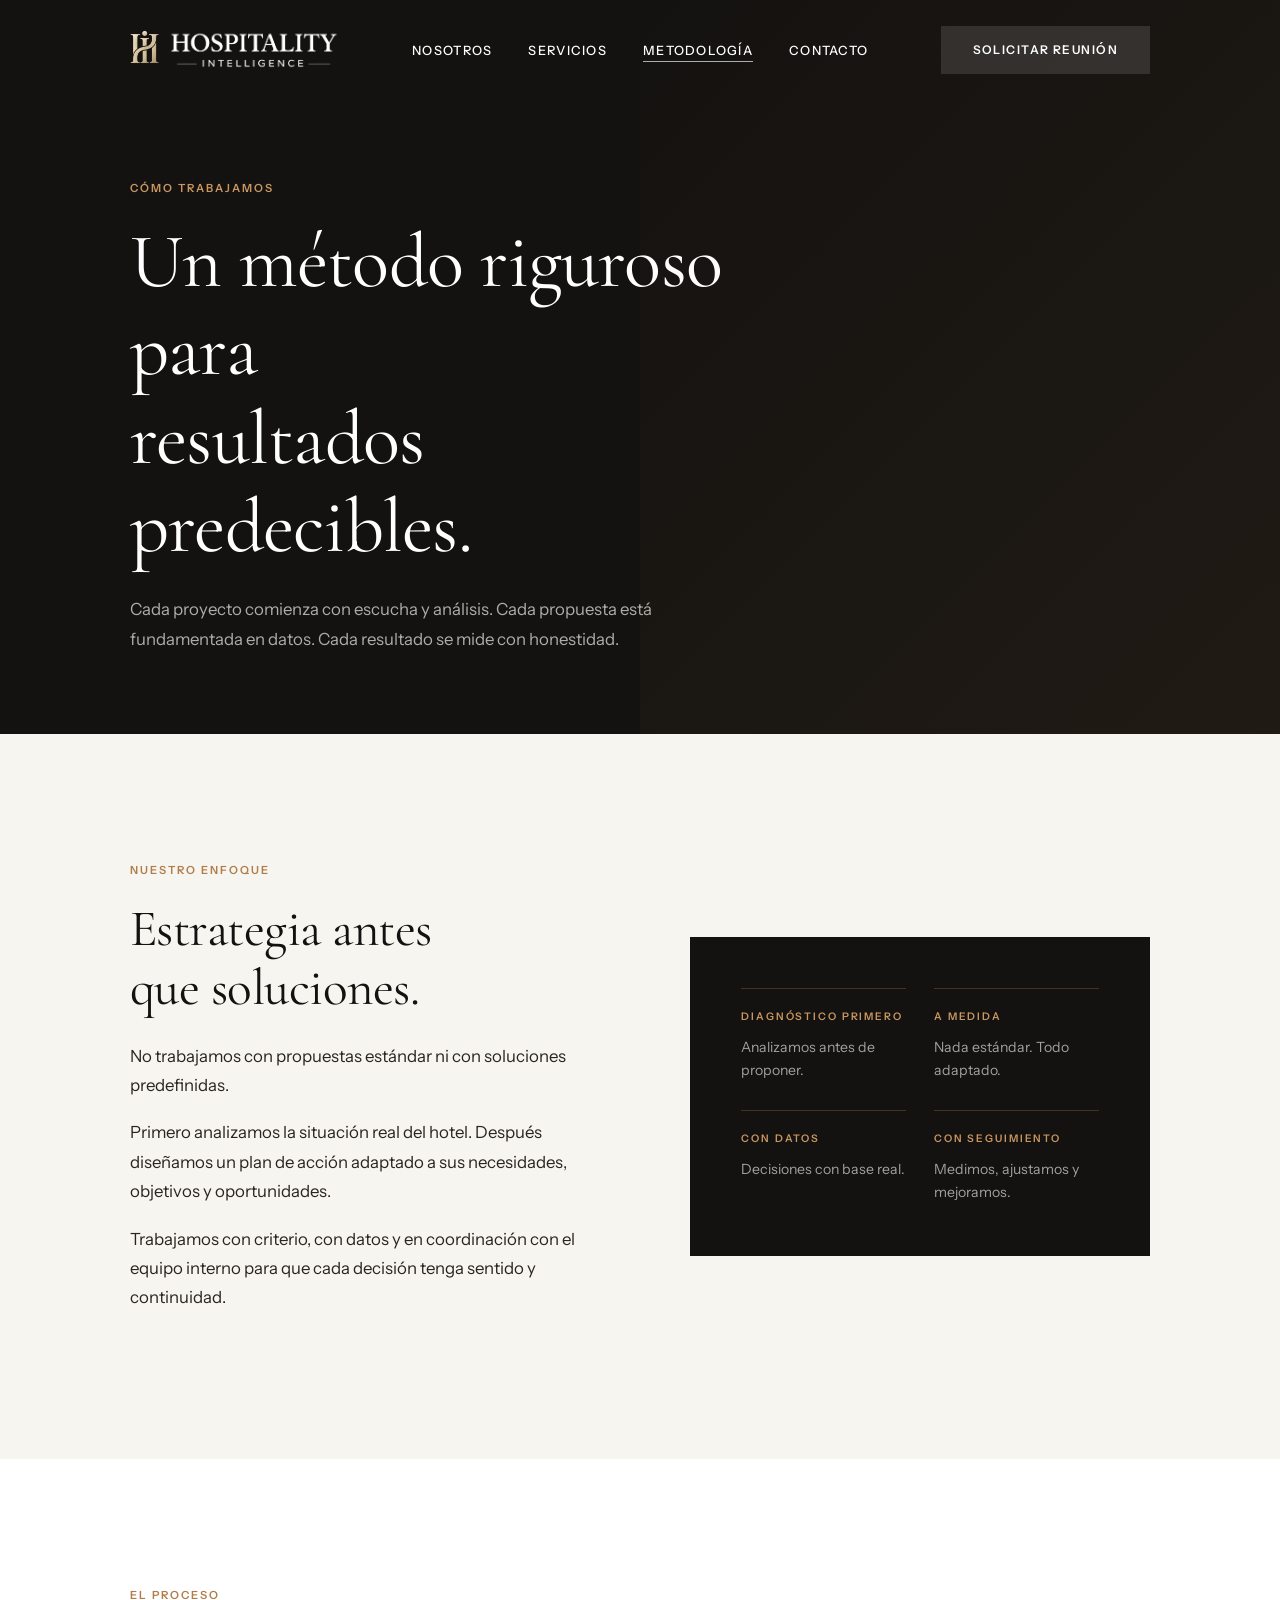
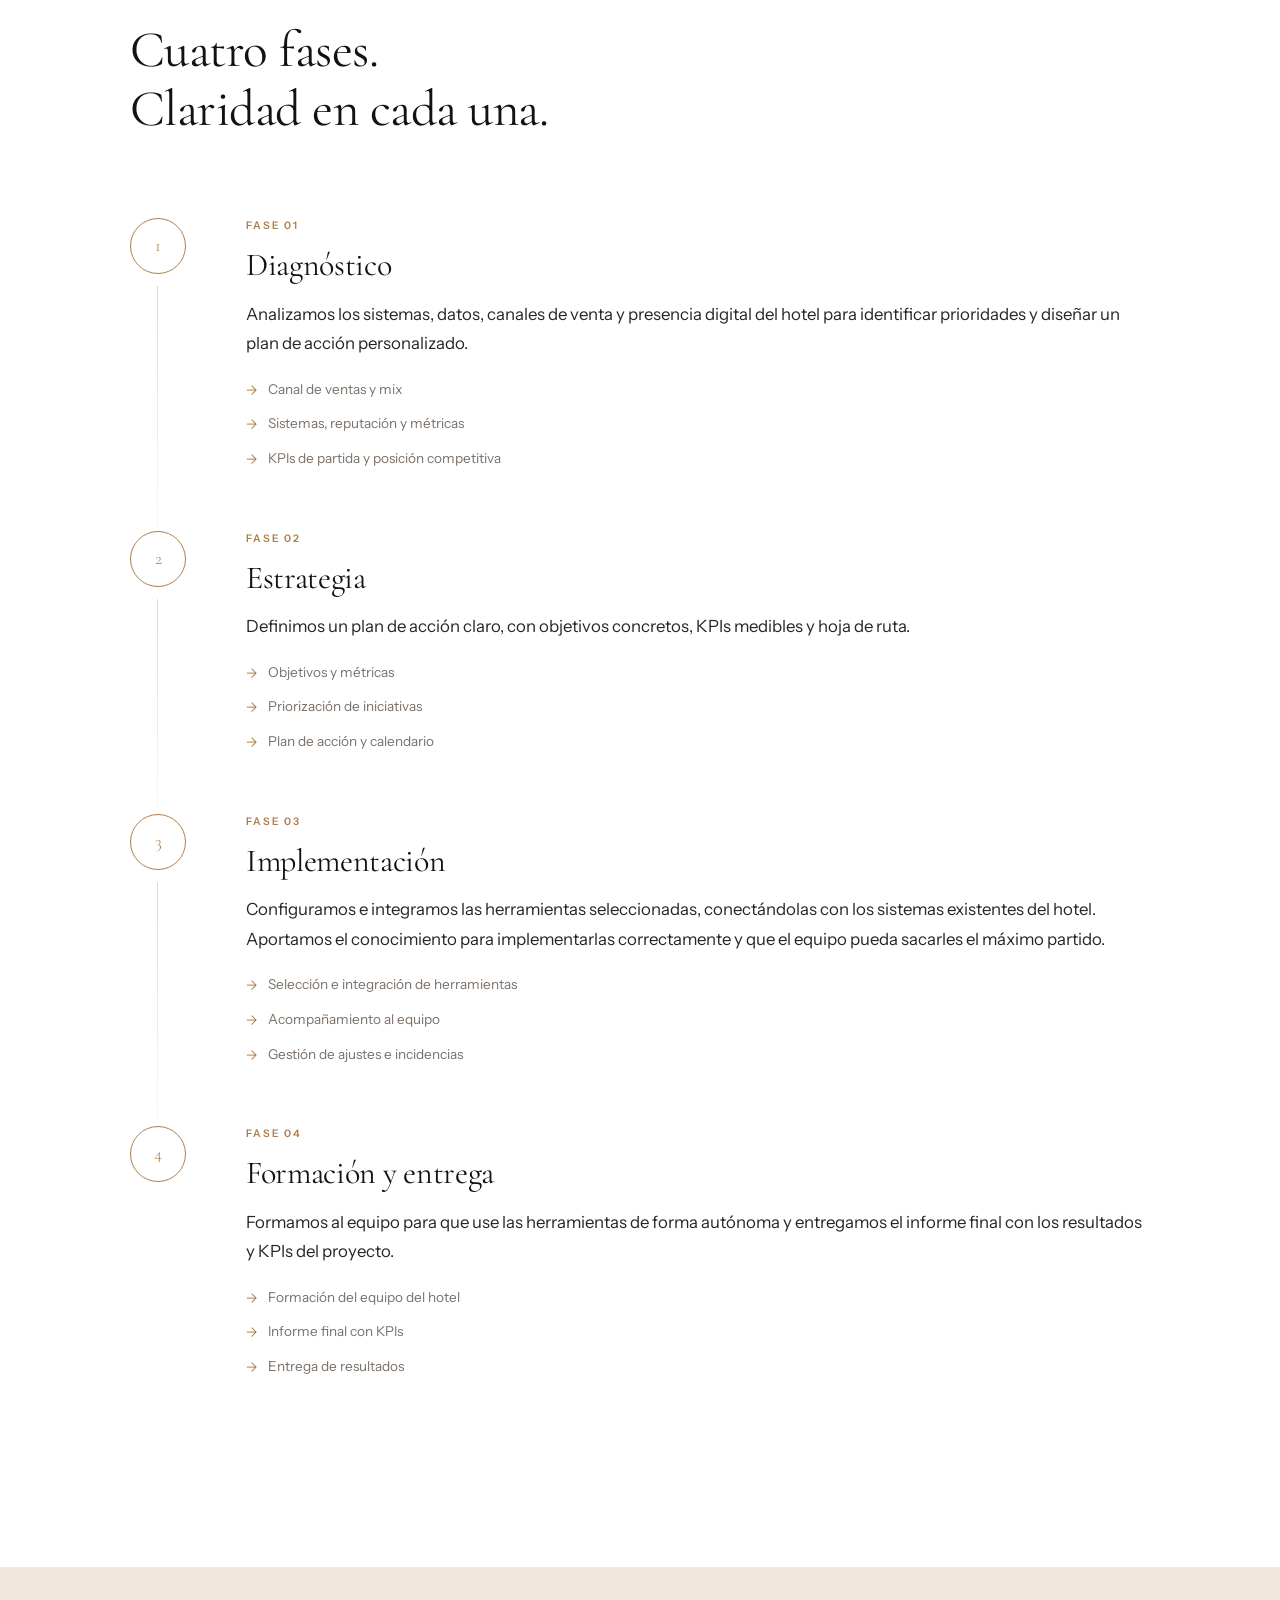
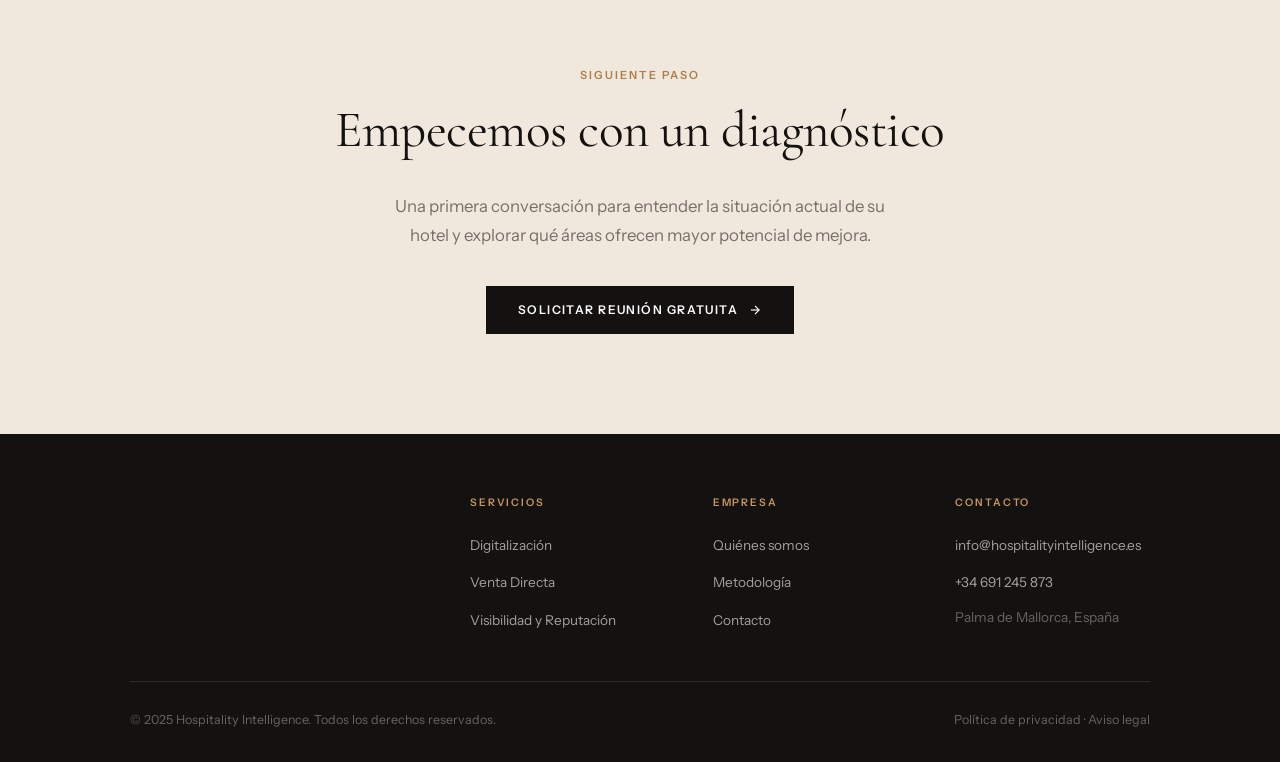
<file: metodologia.html>
<!DOCTYPE html>
<html lang="es">
<head>
  <meta charset="UTF-8" />
  <meta name="viewport" content="width=device-width, initial-scale=1.0" />
  <title>Metodología — Hospitality Intelligence</title>
  <meta name="description" content="Nuestra metodología de consultoría hotelera: diagnóstico riguroso, estrategia a medida, implementación acompañada y seguimiento de resultados." />
  <link rel="stylesheet" href="styles.css" />
  <style>
    /* ── METODOLOGÍA-SPECIFIC ── */

    .methodology-intro {
      background: var(--color-bg);
      padding: var(--section-pad) 0;
    }

    .methodology-intro__grid {
      display: grid;
      grid-template-columns: 1fr 1fr;
      gap: clamp(48px, 8vw, 100px);
      align-items: center;
    }

    .methodology-intro__text h2 {
      margin-bottom: 24px;
    }

    .methodology-intro__text p {
      margin-bottom: 18px;
    }

    .methodology-intro__principles {
      background: var(--color-dark);
      padding: clamp(32px, 4vw, 52px);
      display: grid;
      grid-template-columns: 1fr 1fr;
      gap: 28px;
    }

    .method-principle {
      border-top: 1px solid rgba(176,125,74,0.3);
      padding-top: 20px;
    }

    .method-principle__label {
      font-size: 0.65rem;
      font-weight: 600;
      letter-spacing: 0.18em;
      text-transform: uppercase;
      color: var(--color-bronze-light);
      margin-bottom: 10px;
      display: block;
    }

    .method-principle__text {
      font-size: 0.88rem;
      color: rgba(255,255,255,0.6);
      line-height: 1.65;
    }

    /* Process steps detailed */
    .process-steps {
      background: var(--color-white);
      padding: var(--section-pad) 0;
    }

    .process-step-row {
      display: grid;
      grid-template-columns: auto 1fr;
      gap: 0 clamp(32px, 5vw, 60px);
      margin-bottom: 0;
      position: relative;
    }

    .process-step-row:not(:last-child) .step-left::after {
      content: '';
      position: absolute;
      top: 68px;
      left: 27px;
      bottom: -40px;
      width: 1px;
      background: linear-gradient(to bottom, var(--color-bronze), transparent);
      opacity: 0.3;
    }

    .step-left {
      display: flex;
      flex-direction: column;
      align-items: center;
      position: relative;
      padding-bottom: 40px;
    }

    .step-circle {
      width: 56px;
      height: 56px;
      border: 1px solid var(--color-bronze);
      border-radius: 50%;
      display: flex;
      align-items: center;
      justify-content: center;
      background: var(--color-white);
      flex-shrink: 0;
      position: relative;
      z-index: 1;
    }

    .step-circle span {
      font-family: var(--font-serif);
      font-size: 1.1rem;
      color: var(--color-bronze);
    }

    .step-right {
      padding-bottom: 60px;
    }

    .step-right__phase {
      font-size: 0.65rem;
      font-weight: 600;
      letter-spacing: 0.18em;
      text-transform: uppercase;
      color: var(--color-bronze);
      margin-bottom: 12px;
      display: block;
    }

    .step-right h3 {
      margin-bottom: 16px;
      color: var(--color-dark);
    }

    .step-right p {
      margin-bottom: 20px;
    }

    .step-right__details {
      display: grid;
      grid-template-columns: 1fr;
      gap: 12px 24px;
    }

    .step-detail {
      display: flex;
      gap: 10px;
      align-items: flex-start;
    }

    .step-detail::before {
      content: '→';
      color: var(--color-bronze);
      font-size: 0.85rem;
      flex-shrink: 0;
      margin-top: 1px;
    }

    .step-detail p {
      font-size: 0.85rem;
      color: var(--color-muted);
      line-height: 1.5;
      margin: 0;
    }

    /* FAQ */
    .faq {
      background: var(--color-bg);
      padding: var(--section-pad) 0;
    }

    .faq__list {
      max-width: 760px;
      margin: 0 auto;
    }

    .faq-item {
      border-bottom: 1px solid var(--color-border);
    }

    .faq-item__question {
      width: 100%;
      background: none;
      border: none;
      padding: 24px 0;
      display: flex;
      justify-content: space-between;
      align-items: center;
      gap: 20px;
      cursor: pointer;
      text-align: left;
    }

    .faq-item__question-text {
      font-family: var(--font-serif);
      font-size: 1.15rem;
      color: var(--color-dark);
      font-weight: 400;
    }

    .faq-item__icon {
      width: 24px;
      height: 24px;
      border: 1px solid var(--color-border);
      border-radius: 50%;
      display: flex;
      align-items: center;
      justify-content: center;
      flex-shrink: 0;
      transition: background 0.2s, border-color 0.2s;
    }

    .faq-item__icon svg {
      width: 10px;
      height: 10px;
      stroke: var(--color-bronze);
      fill: none;
      stroke-width: 2.5;
      transition: transform 0.3s;
    }

    .faq-item.open .faq-item__icon {
      background: var(--color-bronze);
      border-color: var(--color-bronze);
    }

    .faq-item.open .faq-item__icon svg {
      stroke: white;
      transform: rotate(45deg);
    }

    .faq-item__answer {
      max-height: 0;
      overflow: hidden;
      transition: max-height 0.4s var(--ease-out);
    }

    .faq-item.open .faq-item__answer {
      max-height: 300px;
    }

    .faq-item__answer p {
      padding-bottom: 24px;
      color: var(--color-muted);
    }

    /* CTA */
    .methodology-cta {
      background: var(--color-bronze-pale);
      padding: clamp(60px, 8vw, 100px) 0;
      text-align: center;
    }

    @media (max-width: 900px) {
      .methodology-intro__grid { grid-template-columns: 1fr; }
      .methodology-intro__principles { grid-template-columns: 1fr; }
      .diff-grid { grid-template-columns: 1fr; }
      .step-right__details { grid-template-columns: 1fr; }
    }
  </style>
</head>
<body>

  <nav class="nav">
    <div class="nav__inner">
      <a href="index.html" class="nav__logo">
        <div class="nav__logo-brand">
          <img src="Logo.png" alt="Logo Hospitality Intelligence" class="nav__logo-img" />
          <img src="Logonegro.png" alt="Hospitality Intelligence" class="nav__logo-text-img nav__logo-text-img--dark" />
          <img src="Logoblanco.png" alt="Hospitality Intelligence" class="nav__logo-text-img nav__logo-text-img--light" />
        </div>
      </a>
      <ul class="nav__links">
        <li><a href="nosotros.html" class="nav__link">Nosotros</a></li>
        <li><a href="servicios.html" class="nav__link">Servicios</a></li>
        <li><a href="metodologia.html" class="nav__link">Metodología</a></li>
        <li><a href="contacto.html" class="nav__link">Contacto</a></li>
      </ul>
      <a href="contacto.html" class="nav__cta btn">Solicitar reunión</a>
      <button class="nav__hamburger" aria-label="Abrir menú" aria-expanded="false">
        <span></span><span></span><span></span>
      </button>
    </div>
  </nav>

  <div class="mobile-menu">
    <a href="nosotros.html">Nosotros</a>
    <a href="servicios.html">Servicios</a>
    <a href="metodologia.html">Metodología</a>
    <a href="contacto.html">Contacto</a>
    <a href="contacto.html" class="btn btn--primary" style="margin-top:16px">Solicitar reunión</a>
  </div>

  <!-- PAGE HERO -->
  <section class="page-hero">
    <div class="container">
      <span class="label">Cómo trabajamos</span>
      <h1>Un método riguroso para<br>resultados predecibles.</h1>
      <p>Cada proyecto comienza con escucha y análisis. Cada propuesta está fundamentada en datos. Cada resultado se mide con honestidad.</p>
    </div>
  </section>

  <!-- INTRO -->
  <section class="methodology-intro">
    <div class="container">
      <div class="methodology-intro__grid">
        <div class="methodology-intro__text">
          <span class="label reveal" style="display:block;margin-bottom:20px">Nuestro enfoque</span>
          <h2 class="reveal reveal-delay-1">Estrategia antes<br>que soluciones.</h2>
          <p class="reveal reveal-delay-2">
             No trabajamos con propuestas estándar ni con soluciones predefinidas.
          </p>
          <p class="reveal reveal-delay-2">
            Primero analizamos la situación real del hotel. Después diseñamos un plan de acción adaptado a sus necesidades, objetivos y oportunidades.
          </p>
          <p class="reveal reveal-delay-3">
            Trabajamos con criterio, con datos y en coordinación con el equipo interno para que cada decisión tenga sentido y continuidad.
          </p>
        </div>

        <div class="methodology-intro__principles reveal reveal-delay-1">
          <div class="method-principle">
            <span class="method-principle__label">Diagnóstico primero</span>
            <p class="method-principle__text">Analizamos antes de proponer.</p>
          </div>
          <div class="method-principle">
            <span class="method-principle__label">A medida</span>
            <p class="method-principle__text">Nada estándar. Todo adaptado.</p>
          </div>
          <div class="method-principle">
            <span class="method-principle__label">Con datos</span>
            <p class="method-principle__text">Decisiones con base real.</p>
          </div>
          <div class="method-principle">
            <span class="method-principle__label">Con seguimiento</span>
            <p class="method-principle__text">Medimos, ajustamos y mejoramos.</p>
          </div>
        </div>
      </div>
    </div>
  </section>

  <!-- PROCESS STEPS DETAILED -->
  <section class="process-steps">
    <div class="container">
      <div class="section-header reveal">
        <span class="label">El proceso</span>
        <h2>Cuatro fases.<br>Claridad en cada una.</h2>
      </div>

      <div class="process-step-row reveal">
        <div class="step-left">
          <div class="step-circle"><span>1</span></div>
        </div>
        <div class="step-right">
          <span class="step-right__phase">Fase 01</span>
          <h3>Diagnóstico</h3>
          <p>Analizamos los sistemas, datos, canales de venta y presencia digital del hotel para identificar prioridades y diseñar un plan de acción personalizado.</p>
          <div class="step-right__details">
            <div class="step-detail"><p>Canal de ventas y mix</p></div>
            <div class="step-detail"><p>Sistemas, reputación y métricas</p></div>
            <div class="step-detail"><p>KPIs de partida y posición competitiva</p></div>
          </div>
        </div>
      </div>

      <div class="process-step-row reveal reveal-delay-1">
        <div class="step-left">
          <div class="step-circle"><span>2</span></div>
        </div>
        <div class="step-right">
          <span class="step-right__phase">Fase 02</span>
          <h3>Estrategia</h3>
          <p>Definimos un plan de acción claro, con objetivos concretos, KPIs medibles y hoja de ruta.</p>
          <div class="step-right__details">
            <div class="step-detail"><p>Objetivos y métricas</p></div>
            <div class="step-detail"><p>Priorización de iniciativas</p></div>
            <div class="step-detail"><p>Plan de acción y calendario</p></div>
          </div>
        </div>
      </div>

      <div class="process-step-row reveal reveal-delay-2">
        <div class="step-left">
          <div class="step-circle"><span>3</span></div>
        </div>
        <div class="step-right">
          <span class="step-right__phase">Fase 03</span>
          <h3>Implementación</h3>
          <p>Configuramos e integramos las herramientas seleccionadas, conectándolas con los sistemas existentes del hotel. Aportamos el conocimiento para implementarlas correctamente y que el equipo pueda sacarles el máximo partido.</p>
          <div class="step-right__details">
            <div class="step-detail"><p>Selección e integración de herramientas</p></div>
            <div class="step-detail"><p>Acompañamiento al equipo</p></div>
            <div class="step-detail"><p>Gestión de ajustes e incidencias</p></div>
          </div>
        </div>
      </div>

      <div class="process-step-row reveal reveal-delay-3">
        <div class="step-left">
          <div class="step-circle"><span>4</span></div>
        </div>
        <div class="step-right">
          <span class="step-right__phase">Fase 04</span>
          <h3>Formación y entrega</h3>
          <p>Formamos al equipo para que use las herramientas de forma autónoma y entregamos el informe final con los resultados y KPIs del proyecto.</p>
          <div class="step-right__details">
            <div class="step-detail"><p>Formación del equipo del hotel</p></div>
            <div class="step-detail"><p>Informe final con KPIs</p></div>
            <div class="step-detail"><p>Entrega de resultados</p></div>
          </div>
        </div>
      </div>
    </div>
  </section>

  

  <!-- CTA -->
  <section class="methodology-cta">
    <div class="container" style="text-align:center">
      <span class="label reveal" style="display:block;margin-bottom:16px">Siguiente paso</span>
      <h2 class="reveal reveal-delay-1" style="margin-bottom:32px">Empecemos con un diagnóstico</h2>
      <p class="reveal reveal-delay-2" style="color:var(--color-muted);max-width:500px;margin:0 auto 36px">
        Una primera conversación para entender la situación actual de su hotel y explorar qué áreas ofrecen mayor potencial de mejora.
      </p>
      <a href="contacto.html" class="btn btn--primary reveal reveal-delay-3">
        Solicitar reunión gratuita
        <svg viewBox="0 0 24 24" width="14" height="14" stroke-width="2" stroke="currentColor" fill="none"><line x1="5" y1="12" x2="19" y2="12"/><polyline points="12 5 19 12 12 19"/></svg>
      </a>
    </div>
  </section>

  <footer class="footer">
    <div class="container">
      <div class="footer__inner">
        <div>
        </div>
        <div>
          <p class="footer__col-title">Servicios</p>
          <ul class="footer__links">
            <li><a href="servicios.html#digitalizacion">Digitalización</a></li>
            <li><a href="servicios.html#venta-directa">Venta Directa</a></li>
            <li><a href="servicios.html#reputacion">Visibilidad y Reputación</a></li>
          </ul>
        </div>
        <div>
          <p class="footer__col-title">Empresa</p>
          <ul class="footer__links">
            <li><a href="nosotros.html">Quiénes somos</a></li>
            <li><a href="metodologia.html">Metodología</a></li>
            <li><a href="contacto.html">Contacto</a></li>
          </ul>
        </div>
        <div>
          <p class="footer__col-title">Contacto</p>
          <ul class="footer__links">
            <li><a href="mailto:info@hospitalityintelligence.es">info@hospitalityintelligence.es</a></li>
            <li><a href="tel:+34910000000">+34 691 245 873</a></li>
            <li style="color:rgba(255,255,255,0.35);font-size:0.85rem;">Palma de Mallorca, España</li>
          </ul>
        </div>
      </div>
      <div class="footer__bottom">
        <span class="footer__copy">© 2025 Hospitality Intelligence. Todos los derechos reservados.</span>
        <span class="footer__copy">Política de privacidad · Aviso legal</span>
      </div>
    </div>
  </footer>

  <script src="main.js"></script>
  <script>
    // FAQ accordion
    document.querySelectorAll('.faq-item__question').forEach(btn => {
      btn.addEventListener('click', () => {
        const item = btn.closest('.faq-item');
        const wasOpen = item.classList.contains('open');
        document.querySelectorAll('.faq-item').forEach(i => i.classList.remove('open'));
        if (!wasOpen) item.classList.add('open');
      });
    });
  </script>
</body>
</html>
</file>
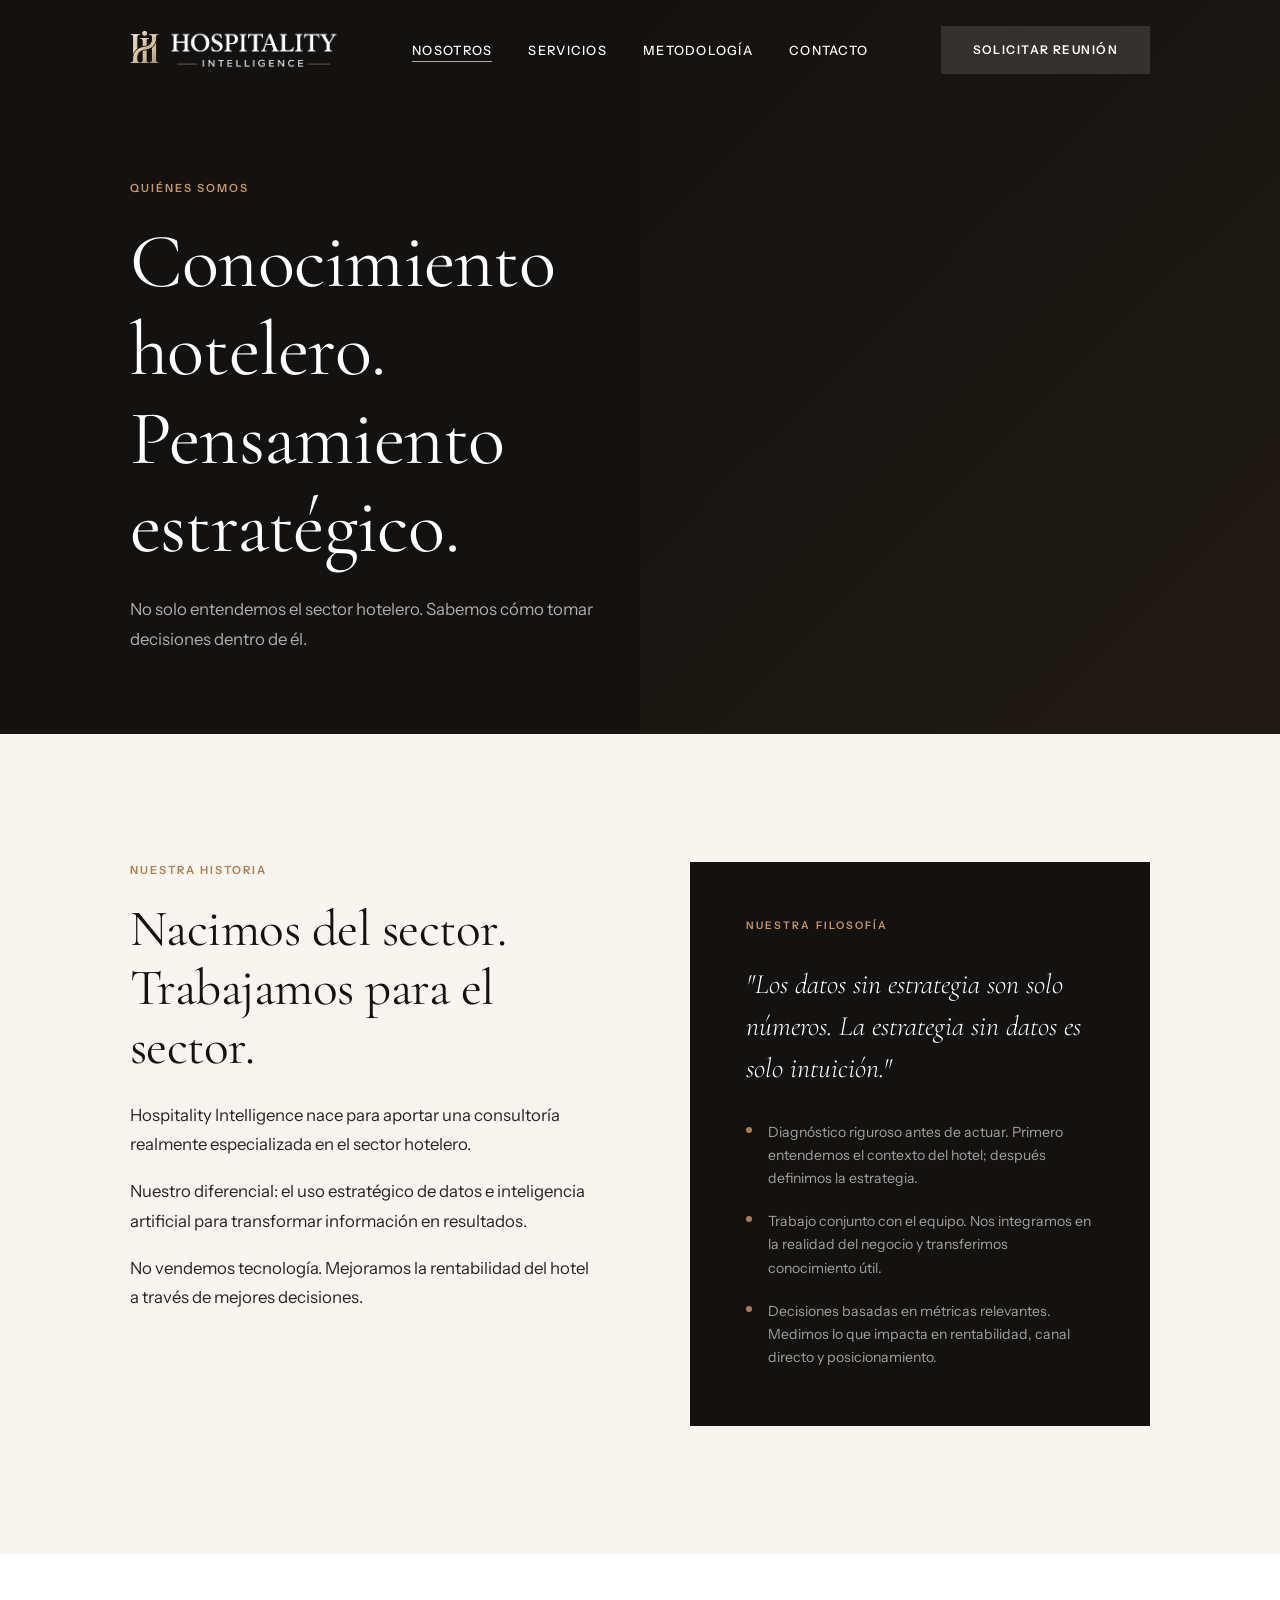
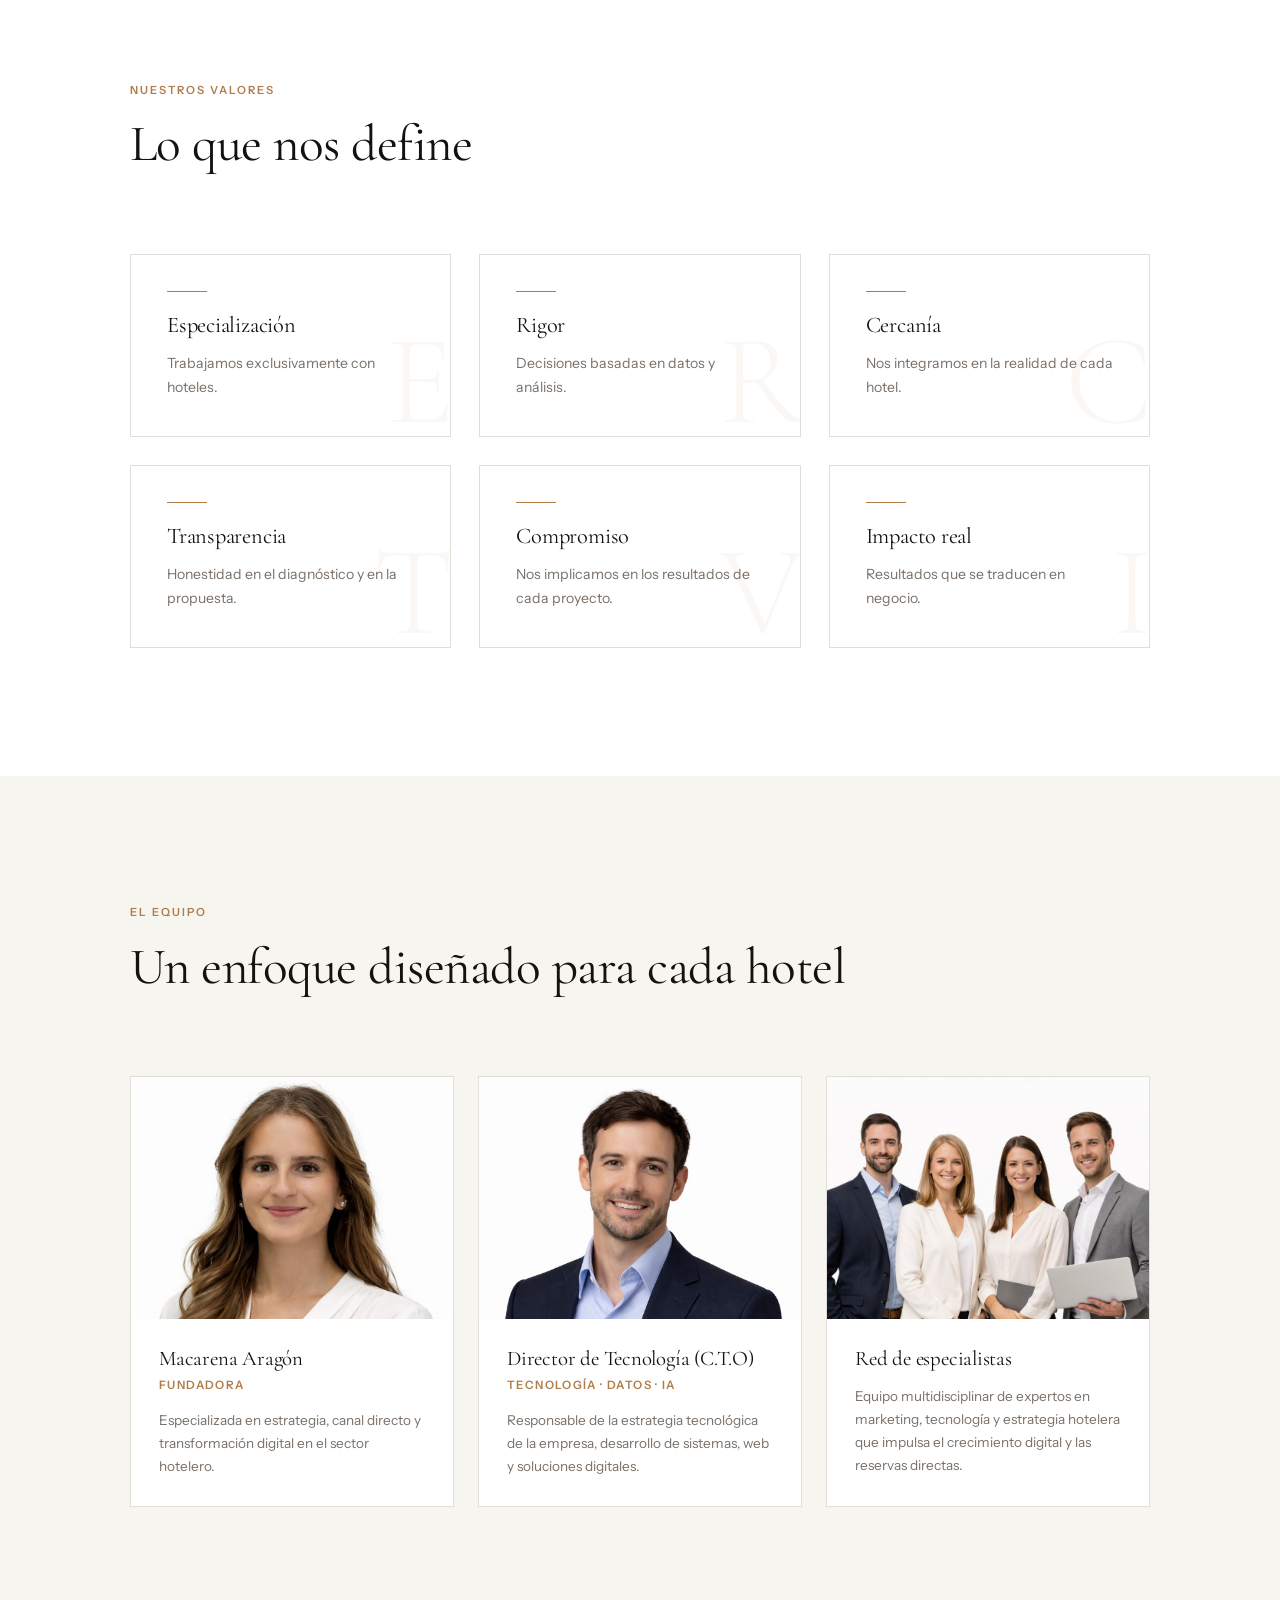
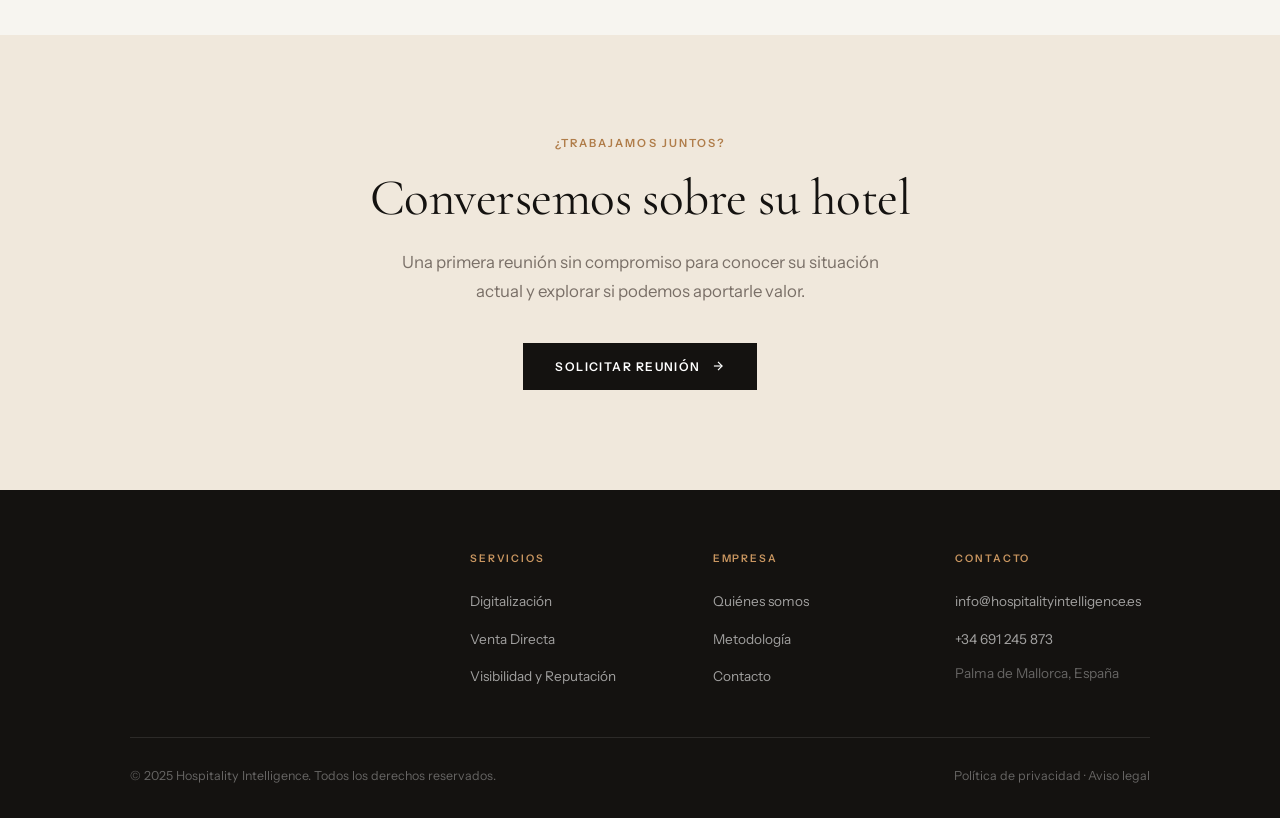
<file: nosotros.html>
<!DOCTYPE html>
<html lang="es">
<head>
  <meta charset="UTF-8" />
  <meta name="viewport" content="width=device-width, initial-scale=1.0" />
  <title>Quiénes Somos — Hospitality Intelligence</title>
  <meta name="description" content="Equipo de consultores especializados en el sector hotelero con más de 10 años de experiencia en digitalización, venta directa y reputación online." />
  <link rel="stylesheet" href="styles.css" />
  <style>
    /* ── NOSOTROS-SPECIFIC ── */

    .about-intro {
      background: var(--color-bg);
      padding: var(--section-pad) 0;
    }

    .about-intro__grid {
      display: grid;
      grid-template-columns: 1fr 1fr;
      gap: clamp(48px, 8vw, 100px);
      align-items: start;
    }

    .about-intro__text h2 {
      margin-bottom: 24px;
    }

    .about-intro__text p {
      margin-bottom: 18px;
    }

    .about-intro__manifesto {
      background: var(--color-dark);
      padding: clamp(32px, 5vw, 56px);
    }

    .about-intro__manifesto-label {
      font-size: 0.65rem;
      font-weight: 600;
      letter-spacing: 0.2em;
      text-transform: uppercase;
      color: var(--color-bronze-light);
      margin-bottom: 28px;
      display: block;
    }

    .about-intro__quote {
      font-family: var(--font-serif);
      font-size: clamp(1.3rem, 2.2vw, 1.75rem);
      color: var(--color-white);
      line-height: 1.5;
      font-weight: 300;
      font-style: italic;
      margin-bottom: 32px;
    }

    .about-intro__pillars {
      display: flex;
      flex-direction: column;
      gap: 20px;
    }

    .about-intro__pillar {
      display: flex;
      gap: 16px;
      align-items: flex-start;
    }

    .about-intro__pillar-dot {
      width: 6px;
      height: 6px;
      background: var(--color-bronze);
      border-radius: 50%;
      margin-top: 6px;
      flex-shrink: 0;
    }

    .about-intro__pillar-text {
      font-size: 0.88rem;
      color: rgba(255,255,255,0.6);
      line-height: 1.65;
    }

    /* Values */
    .values {
      background: var(--color-white);
      padding: var(--section-pad) 0;
    }

    .values__grid {
      display: grid;
      grid-template-columns: repeat(3, 1fr);
      gap: 28px;
    }

    .value-card {
      padding: 36px;
      border: 1px solid var(--color-border);
      position: relative;
      overflow: hidden;
    }

    .value-card::before {
      content: attr(data-letter);
      position: absolute;
      bottom: -10px;
      right: -4px;
      font-family: var(--font-serif);
      font-size: 8rem;
      font-weight: 300;
      color: rgba(176,125,74,0.06);
      line-height: 1;
      pointer-events: none;
    }

    .value-card__title {
      font-family: var(--font-serif);
      font-size: 1.4rem;
      color: var(--color-dark);
      margin-bottom: 14px;
    }

    .value-card__text {
      font-size: 0.88rem;
      color: var(--color-muted);
      line-height: 1.7;
    }

    .value-card .line-accent {
      margin-bottom: 20px;
    }

    /* Team */
    .team {
      background: var(--color-bg);
      padding: var(--section-pad) 0;
    }

    .team__grid {
      display: grid;
      grid-template-columns: repeat(3, minmax(240px, 1fr));
      gap: 24px;
      justify-content: center;
      max-width: 1100px;
      margin: 0 auto;
    }

    .team-card {
      background: var(--color-white);
      border: 1px solid var(--color-border);
      overflow: hidden;
    }

    .team-card__img {
      aspect-ratio: 4/3;
      background: #ffffff;
      display: flex;
      align-items: center;
      justify-content: center;
      position: relative;
      overflow: hidden;
    }

    .team-card__img img {
      width: 100%;
      height: 100%;
      object-fit: cover;
      object-position: center top;
      display: block;
      background: #ffffff;
    }

    .team-card--portrait .team-card__img img {
      transform: scale(1);
      transform-origin: center top;
    }

    @media (max-width: 1100px) {
      .team__grid {
        grid-template-columns: repeat(2, minmax(240px, 1fr));
        max-width: 100%;
      }
    }

    @media (max-width: 680px) {
      .team__grid {
        grid-template-columns: 1fr;
      }
    }

    .team-card__img::before {
      content: '';
      position: absolute;
      inset: 0;
      background: linear-gradient(135deg, rgba(176,125,74,0.15) 0%, transparent 60%);
    }

    .team-card__initials {
      font-family: var(--font-serif);
      font-size: 3rem;
      color: rgba(255,255,255,0.15);
      font-weight: 300;
    }

    .team-card__info {
      padding: 28px;
    }

    .team-card__name {
      font-family: var(--font-serif);
      font-size: 1.3rem;
      color: var(--color-dark);
      margin-bottom: 4px;
    }

    .team-card__role {
      font-size: 0.72rem;
      font-weight: 600;
      letter-spacing: 0.12em;
      text-transform: uppercase;
      color: var(--color-bronze);
      margin-bottom: 14px;
    }

    .team-card__bio {
      font-size: 0.85rem;
      color: var(--color-muted);
      line-height: 1.7;
    }

    /* Clients */
    .clients {
      background: var(--color-dark);
      padding: clamp(48px, 6vw, 80px) 0;
    }

    .clients__label {
      font-size: 0.65rem;
      font-weight: 600;
      letter-spacing: 0.2em;
      text-transform: uppercase;
      color: rgba(255,255,255,0.95);
      text-align: center;
      margin-bottom: 40px;
    }

    .clients__logos {
      display: flex;
      align-items: center;
      justify-content: center;
      gap: clamp(32px, 5vw, 64px);
      flex-wrap: wrap;
    }

    .clients__logo-item {
      font-family: var(--font-serif);
      font-size: clamp(0.9rem, 1.5vw, 1.15rem);
      font-weight: 300;
      color: rgba(255,255,255,0.85);
      letter-spacing: 0.06em;
      transition: color 0.3s;
    }

    .clients__logo-item:hover {
      color: rgba(255,255,255,1);
    }

    /* CTA */
    .about-cta {
      background: var(--color-bronze-pale);
      padding: clamp(60px, 8vw, 100px) 0;
      text-align: center;
    }

    .about-cta h2 {
      margin-bottom: 20px;
    }

    .about-cta p {
      color: var(--color-muted);
      max-width: 500px;
      margin: 0 auto 36px;
    }

    @media (max-width: 900px) {
      .about-intro__grid { grid-template-columns: 1fr; }
      .values__grid { grid-template-columns: 1fr 1fr; }
      .team__grid { grid-template-columns: 1fr; }
    }

    @media (max-width: 580px) {
      .values__grid { grid-template-columns: 1fr; }
    }
  </style>
</head>
<body>

  <nav class="nav">
    <div class="nav__inner">
      <a href="index.html" class="nav__logo">
        <div class="nav__logo-brand">
          <img src="Logo.png" alt="Logo Hospitality Intelligence" class="nav__logo-img" />
          <img src="Logonegro.png" alt="Hospitality Intelligence" class="nav__logo-text-img nav__logo-text-img--dark" />
          <img src="Logoblanco.png" alt="Hospitality Intelligence" class="nav__logo-text-img nav__logo-text-img--light" />
        </div>
      </a>
      <ul class="nav__links">
        <li><a href="nosotros.html" class="nav__link">Nosotros</a></li>
        <li><a href="servicios.html" class="nav__link">Servicios</a></li>
        <li><a href="metodologia.html" class="nav__link">Metodología</a></li>
        <li><a href="contacto.html" class="nav__link">Contacto</a></li>
      </ul>
      <a href="contacto.html" class="nav__cta btn">Solicitar reunión</a>
      <button class="nav__hamburger" aria-label="Abrir menú" aria-expanded="false">
        <span></span><span></span><span></span>
      </button>
    </div>
  </nav>

  <div class="mobile-menu">
    <a href="nosotros.html">Nosotros</a>
    <a href="servicios.html">Servicios</a>
    <a href="metodologia.html">Metodología</a>
    <a href="contacto.html">Contacto</a>
    <a href="contacto.html" class="btn btn--primary" style="margin-top:16px">Solicitar reunión</a>
  </div>

  <!-- PAGE HERO -->
  <section class="page-hero">
    <div class="container">
      <span class="label">Quiénes somos</span>
      <h1>Conocimiento hotelero.<br>Pensamiento estratégico.</h1>
      <p>No solo entendemos el sector hotelero. Sabemos cómo tomar decisiones dentro de él.</p>
    </div>
  </section>

  <!-- ABOUT INTRO -->
  <section class="about-intro">
    <div class="container">
      <div class="about-intro__grid">
        <div class="about-intro__text">
          <span class="label reveal" style="display:block;margin-bottom:20px">Nuestra historia</span>
          <h2 class="reveal reveal-delay-1">Nacimos del sector.<br>Trabajamos para el sector.</h2>
          <p class="reveal reveal-delay-2">
            Hospitality Intelligence nace para aportar una consultoría realmente especializada en el sector hotelero.
          </p>
          <p class="reveal reveal-delay-3">
          Nuestro diferencial: el uso estratégico de datos e inteligencia artificial para transformar información en resultados.
          </p>
          <p class="reveal reveal-delay-3">
          No vendemos tecnología. Mejoramos la rentabilidad del hotel a través de mejores decisiones.
          </p>
        </div>

        <div class="about-intro__manifesto reveal reveal-delay-1">
          <span class="about-intro__manifesto-label">Nuestra filosofía</span>
          <p class="about-intro__quote">"Los datos sin estrategia son solo números. La estrategia sin datos es solo intuición."</p>
          <div class="about-intro__pillars">
            <div class="about-intro__pillar">
              <span class="about-intro__pillar-dot"></span>
              <p class="about-intro__pillar-text"> Diagnóstico riguroso antes de actuar. Primero entendemos el contexto del hotel; después definimos la estrategia.</p>
            </div>
            <div class="about-intro__pillar">
              <span class="about-intro__pillar-dot"></span>
              <p class="about-intro__pillar-text">Trabajo conjunto con el equipo. Nos integramos en la realidad del negocio y transferimos conocimiento útil.</p>
            </div>
            <div class="about-intro__pillar">
              <span class="about-intro__pillar-dot"></span>
              <p class="about-intro__pillar-text">Decisiones basadas en métricas relevantes. Medimos lo que impacta en rentabilidad, canal directo y posicionamiento.</p>
            </div>
            </div>
          </div>
        </div>
      </div>
    </div>
  </section>

  <!-- VALUES -->
  <section class="values">
    <div class="container">
      <div class="section-header reveal">
        <span class="label">Nuestros valores</span>
        <h2>Lo que nos define</h2>
      </div>
      <div class="values__grid">
        <div class="value-card reveal" data-letter="E">
          <span class="line-accent"></span>
          <h3 class="value-card__title">Especialización</h3>
          <p class="value-card__text">Trabajamos exclusivamente con hoteles.</p>
        </div>
        <div class="value-card reveal reveal-delay-1" data-letter="R">
          <span class="line-accent"></span>
          <h3 class="value-card__title">Rigor</h3>
          <p class="value-card__text">Decisiones basadas en datos y análisis.</p>
        </div>
        <div class="value-card reveal reveal-delay-2" data-letter="C">
          <span class="line-accent"></span>
          <h3 class="value-card__title">Cercanía</h3>
          <p class="value-card__text">Nos integramos en la realidad de cada hotel.</p>
        </div>
        <div class="value-card reveal" data-letter="T">
          <span class="line-accent"></span>
          <h3 class="value-card__title">Transparencia</h3>
          <p class="value-card__text">Honestidad en el diagnóstico y en la propuesta.</p>
        </div>
        <div class="value-card reveal reveal-delay-1" data-letter="V">
          <span class="line-accent"></span>
          <h3 class="value-card__title">Compromiso</h3>
          <p class="value-card__text">Nos implicamos en los resultados de cada proyecto.</p>
        </div>
        <div class="value-card reveal reveal-delay-2" data-letter="I">
          <span class="line-accent"></span>
          <h3 class="value-card__title">Impacto real</h3>
          <p class="value-card__text">Resultados que se traducen en negocio.</p>
        </div>
      </div>
    </div>
  </section>

  <!-- TEAM -->
  <section class="team">
    <div class="container">
      <div class="section-header reveal">
        <span class="label">El equipo</span>
        <h2>Un enfoque diseñado para cada hotel</h2>
      </div>
      <div class="team__grid">
        <div class="team-card reveal team-card--portrait">
          <div class="team-card__img">
            <img src="macarena.jpg" alt="Macarena Aragón" />
          </div>
          <div class="team-card__info">
            <h3 class="team-card__name">Macarena Aragón</h3>
            <p class="team-card__role">Fundadora </p>
            <p class="team-card__bio">Especializada en estrategia, canal directo y transformación digital en el sector hotelero.</p>
          </div>
        </div>
        <div class="team-card reveal reveal-delay-1 team-card--portrait">
          <div class="team-card__img">
            <img src="CTO.jpg" alt="Chief Technology Officer" />
          </div>
          <div class="team-card__info">
            <h3 class="team-card__name">Director de Tecnología (C.T.O)</h3>
            <p class="team-card__role">TECNOLOGÍA · DATOS · IA</p>
            <p class="team-card__bio">Responsable de la estrategia tecnológica de la empresa, desarrollo de sistemas, web y soluciones digitales.</p>
          </div>
        </div>
        <div class="team-card reveal reveal-delay-2 team-card--portrait">
          <div class="team-card__img">
            <img src="especialistas.jpg" alt="Red de especialistas" />
          </div>
          <div class="team-card__info">
            <h3 class="team-card__name">Red de especialistas</h3>
            <p class="team-card__role"></p>
            <p class="team-card__bio">Equipo multidisciplinar de expertos en marketing, tecnología y estrategia hotelera que impulsa el crecimiento digital y las reservas directas.</p>
          </div>
        </div>
      </div>
    </div>
  </section>

  <!-- CLIENTS -->
  

  <!-- CTA -->
  <section class="about-cta"> 
    <div class="container">
      <span class="label reveal" style="display:block;margin-bottom:16px">¿Trabajamos juntos?</span>
      <h2 class="reveal reveal-delay-1">Conversemos sobre su hotel</h2>
      <p class="reveal reveal-delay-2">Una primera reunión sin compromiso para conocer su situación actual y explorar si podemos aportarle valor.</p>
      <a href="contacto.html" class="btn btn--primary reveal reveal-delay-3">
        Solicitar reunión
        <svg viewBox="0 0 24 24" width="14" height="14" stroke-width="2" stroke="currentColor" fill="none"><line x1="5" y1="12" x2="19" y2="12"/><polyline points="12 5 19 12 12 19"/></svg>
      </a>
    </div>
  </section>

  <footer class="footer">
    <div class="container">
      <div class="footer__inner">
        <div>
        </div>
        <div>
          <p class="footer__col-title">Servicios</p>
          <ul class="footer__links">
            <li><a href="servicios.html#digitalizacion">Digitalización</a></li>
            <li><a href="servicios.html#venta-directa">Venta Directa</a></li>
            <li><a href="servicios.html#reputacion">Visibilidad y Reputación</a></li>
          </ul>
        </div>
        <div>
          <p class="footer__col-title">Empresa</p>
          <ul class="footer__links">
            <li><a href="nosotros.html">Quiénes somos</a></li>
            <li><a href="metodologia.html">Metodología</a></li>
            <li><a href="contacto.html">Contacto</a></li>
          </ul>
        </div>
        <div>
          <p class="footer__col-title">Contacto</p>
          <ul class="footer__links">
            <li><a href="mailto:info@hospitalityintelligence.es">info@hospitalityintelligence.es</a></li>
            <li><a href="tel:+34910000000">+34 691 245 873</a></li>
            <li style="color:rgba(255,255,255,0.35);font-size:0.85rem;">Palma de Mallorca, España</li>
          </ul>
        </div>
      </div>
      <div class="footer__bottom">
        <span class="footer__copy">© 2025 Hospitality Intelligence. Todos los derechos reservados.</span>
        <span class="footer__copy">Política de privacidad · Aviso legal</span>
      </div>
    </div>
  </footer>

  <script src="main.js"></script>
</body>
</html>
</file>
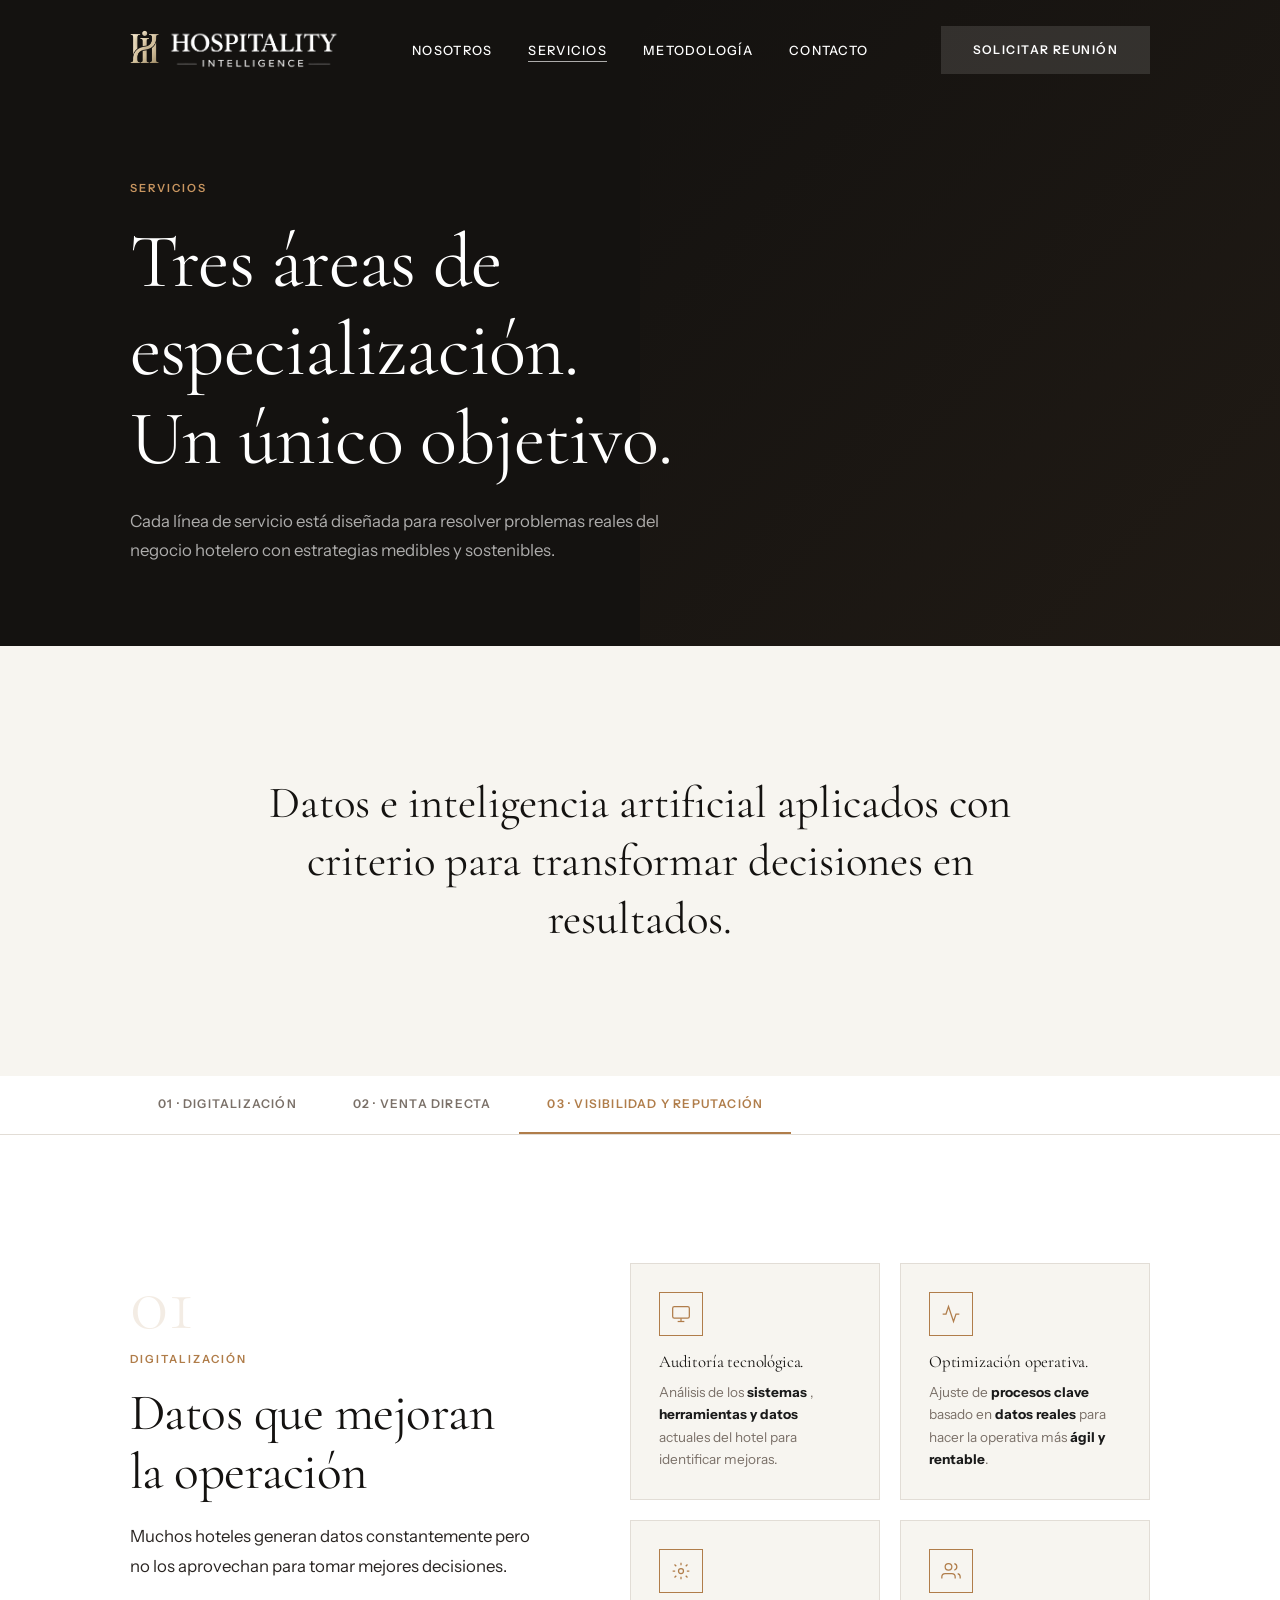
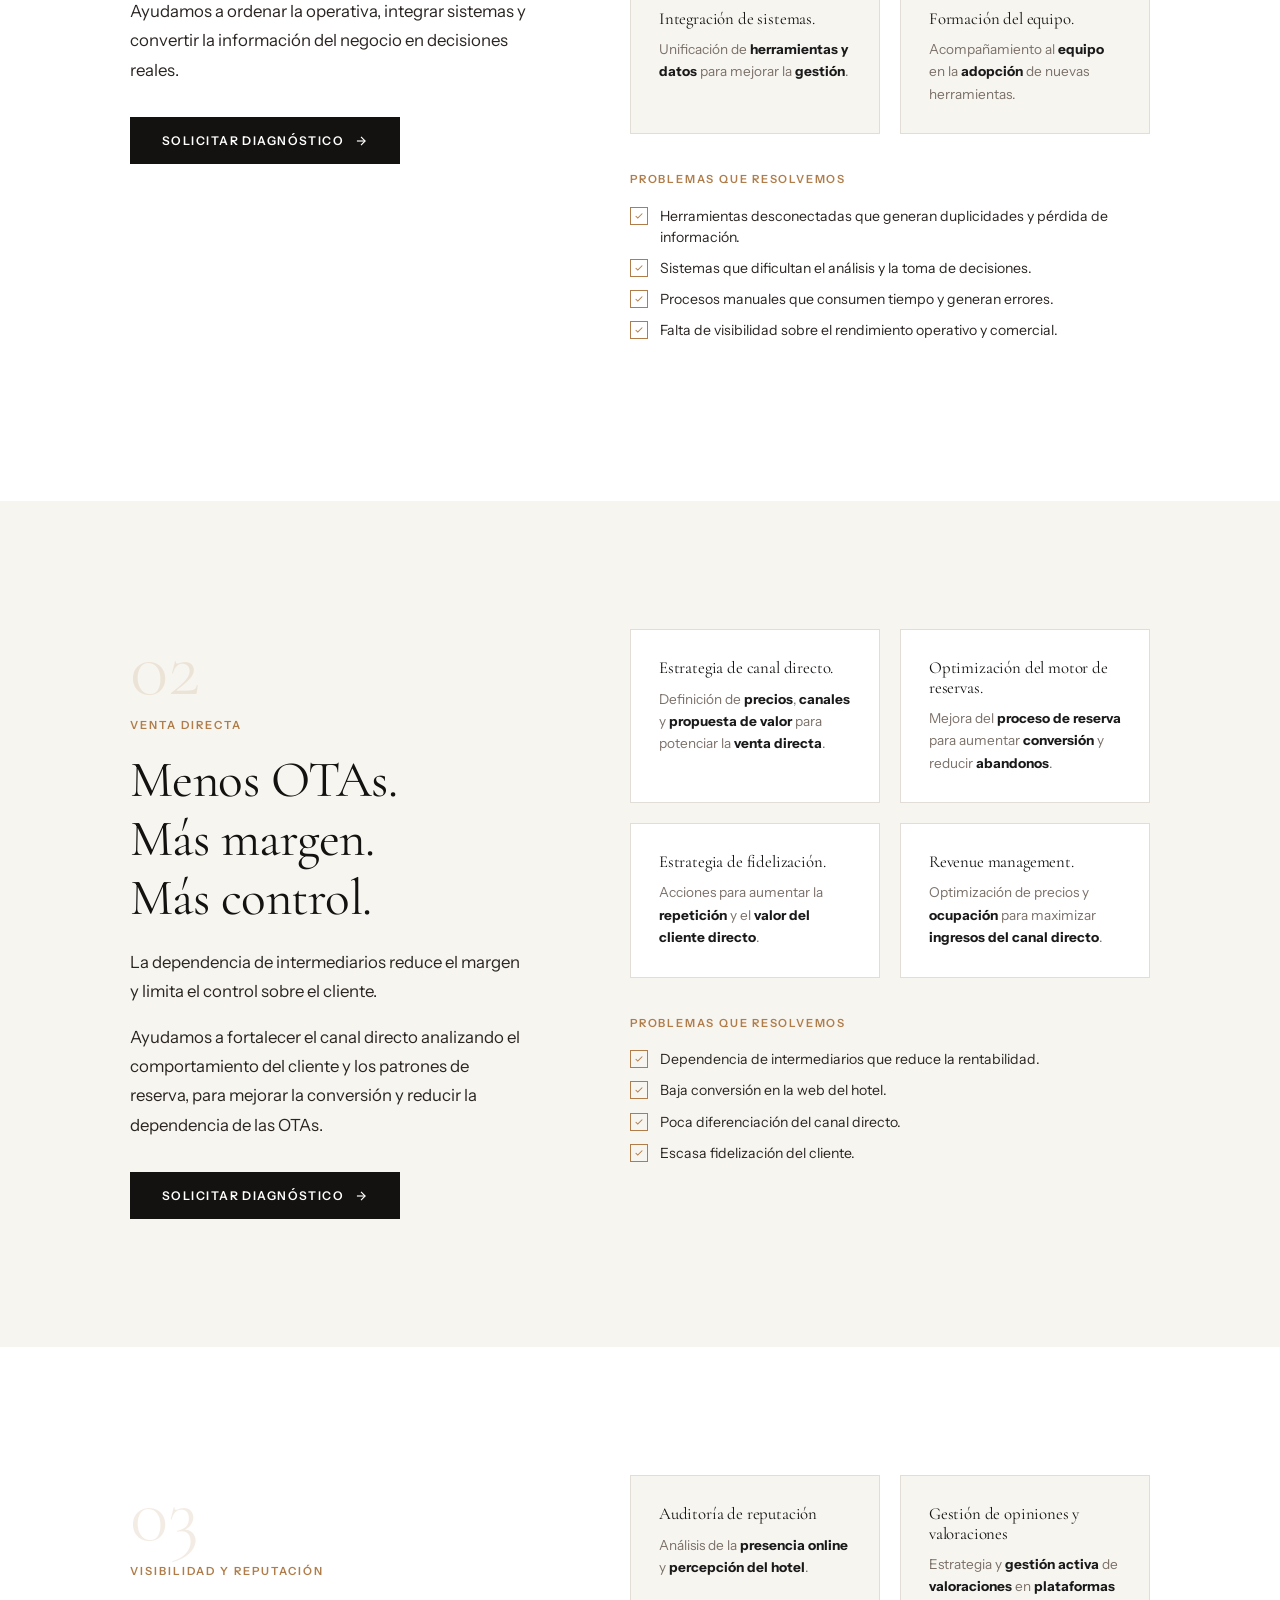
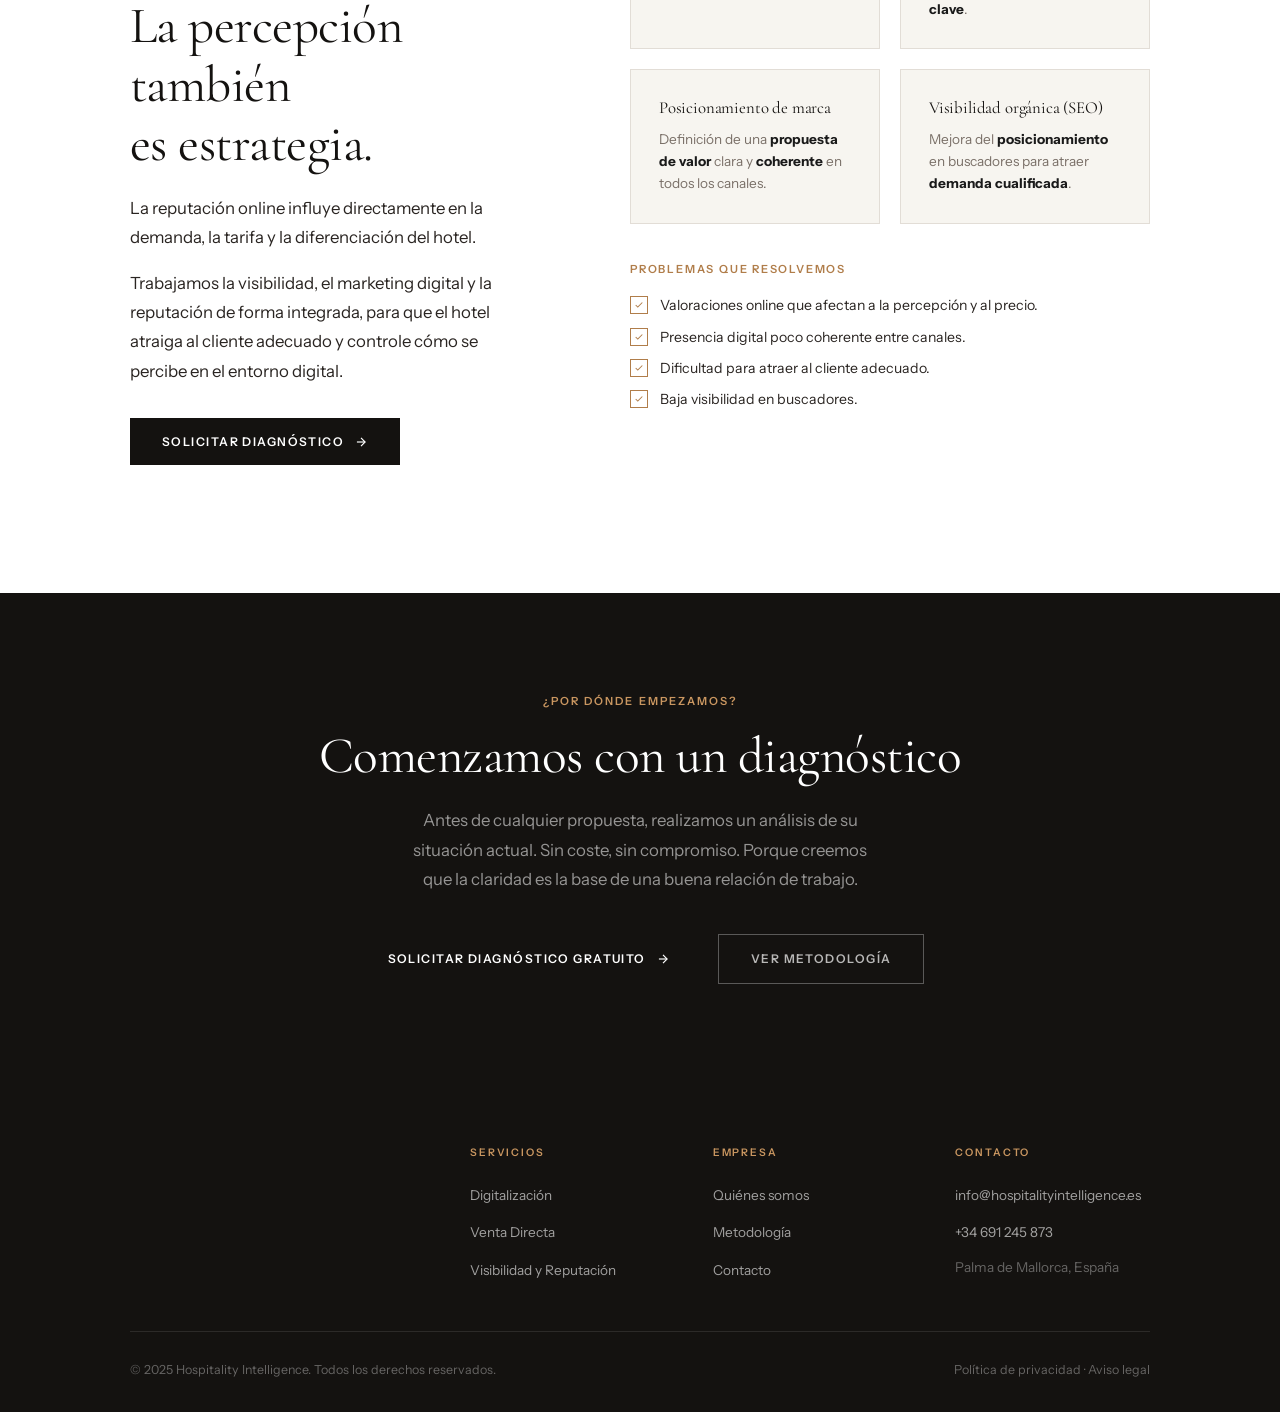
<file: servicios.html>
<!DOCTYPE html>
<html lang="es">
<head>
  <meta charset="UTF-8" />
  <meta name="viewport" content="width=device-width, initial-scale=1.0" />
  <title>Servicios — Hospitality Intelligence</title>
  <meta name="description" content="Servicios de consultoría hotelera: digitalización, estrategia de venta directa y visibilidad y reputación online para hoteles y cadenas hoteleras." />
  <link rel="stylesheet" href="styles.css" />
  <style>
    /* ── SERVICIOS-SPECIFIC ── */

    /* Service nav tabs */
    .service-tabs {
      background: var(--color-white);
      border-bottom: 1px solid var(--color-border);
      position: sticky;
      top: var(--nav-height);
      z-index: 50;
    }

    .service-tabs__inner {
      max-width: var(--container);
      margin: 0 auto;
      padding: 0 clamp(20px, 5vw, 60px);
      display: flex;
      gap: 0;
    }

    .service-tab {
      padding: 18px 28px;
      font-size: 0.75rem;
      font-weight: 600;
      letter-spacing: 0.1em;
      text-transform: uppercase;
      color: var(--color-muted);
      cursor: pointer;
      border-bottom: 2px solid transparent;
      transition: color 0.2s, border-color 0.2s;
      text-decoration: none;
      white-space: nowrap;
    }

    .service-tab:hover,
    .service-tab.active {
      color: var(--color-bronze);
      border-color: var(--color-bronze);
    }

    /* Service section block */
    .service-block {
      padding: var(--section-pad) 0;
    }

    .service-block:nth-child(odd) {
      background: var(--color-bg);
    }

    .service-block:nth-child(even) {
      background: var(--color-white);
    }

    .service-block__grid {
      display: grid;
      grid-template-columns: 1fr 1.3fr;
      gap: clamp(48px, 8vw, 100px);
      align-items: start;
    }

    .service-block__grid--reversed {
      direction: rtl;
    }

    .service-block__grid--reversed > * {
      direction: ltr;
    }

    .service-block__side {
      position: sticky;
      top: calc(var(--nav-height) + 70px);
    }

    .service-block__number {
      font-family: var(--font-serif);
      font-size: 5rem;
      font-weight: 300;
      color: rgba(176,125,74,0.15);
      line-height: 1;
      margin-bottom: 8px;
    }

    .service-block__side h2 {
      margin-bottom: 20px;
    }

    .service-block__side p {
      margin-bottom: 16px;
    }

    .service-block__cta-group {
      display: flex;
      gap: 16px;
      flex-wrap: wrap;
      margin-top: 32px;
    }

    /* Detail cards */
    .service-detail__grid {
      display: grid;
      grid-template-columns: 1fr 1fr;
      gap: 20px;
      margin-bottom: 36px;
    }

    .service-detail-card {
      border: 1px solid var(--color-border);
      padding: 28px;
      background: var(--color-white);
    }

    .service-block:nth-child(even) .service-detail-card {
      background: var(--color-bg);
    }

    .service-detail-card__title {
      font-family: var(--font-serif);
      font-size: 1.05rem;
      color: var(--color-dark);
      margin-bottom: 10px;
    }

    .service-detail-card__text {
      font-size: 0.85rem;
      color: var(--color-muted);
      line-height: 1.65;
    }

    /* Problems list */
    .problems-list {
      margin-bottom: 32px;
    }

    .problems-list__title {
      font-size: 0.7rem;
      font-weight: 600;
      letter-spacing: 0.16em;
      text-transform: uppercase;
      color: var(--color-bronze);
      margin-bottom: 16px;
    }

    .problems-list__items {
      display: flex;
      flex-direction: column;
      gap: 10px;
    }

    .problems-list__item {
      display: flex;
      gap: 12px;
      align-items: flex-start;
    }

    .problems-list__check {
      width: 18px;
      height: 18px;
      border: 1px solid var(--color-bronze);
      display: flex;
      align-items: center;
      justify-content: center;
      flex-shrink: 0;
      margin-top: 1px;
    }

    .problems-list__check svg {
      width: 10px;
      height: 10px;
      stroke: var(--color-bronze);
      fill: none;
      stroke-width: 2.5;
    }

    .problems-list__item p {
      font-size: 0.88rem;
      color: var(--color-charcoal);
      line-height: 1.5;
    }

    /* Deliverables */
    .deliverables {
      border: 1px solid var(--color-border);
      padding: 28px 32px;
    }

    .deliverables__title {
      font-size: 0.7rem;
      font-weight: 600;
      letter-spacing: 0.16em;
      text-transform: uppercase;
      color: var(--color-muted);
      margin-bottom: 16px;
    }

    .deliverables__list {
      display: grid;
      grid-template-columns: 1fr 1fr;
      gap: 8px 24px;
    }

    .deliverables__list li {
      font-size: 0.83rem;
      color: var(--color-charcoal);
      padding-left: 14px;
      position: relative;
    }

    .deliverables__list li::before {
      content: '—';
      position: absolute;
      left: 0;
      color: var(--color-bronze);
      font-size: 0.7rem;
    }

    /* Icon badge */
    .service-badge {
      width: 72px;
      height: 72px;
      border: 1px solid var(--color-bronze);
      display: flex;
      align-items: center;
      justify-content: center;
      margin-bottom: 24px;
    }

    .service-badge svg {
      width: 32px;
      height: 32px;
      stroke: var(--color-bronze);
      fill: none;
      stroke-width: 1.5;
    }

    /* CTA bottom */
    .services-cta {
      background: var(--color-dark);
      padding: clamp(60px, 8vw, 100px) 0;
      text-align: center;
    }

    .services-cta h2 {
      color: var(--color-white);
      margin-bottom: 20px;
    }

    .services-cta p {
      color: rgba(255,255,255,0.55);
      max-width: 480px;
      margin: 0 auto 40px;
    }

    .services-cta__btns {
      display: flex;
      justify-content: center;
      gap: 16px;
      flex-wrap: wrap;
    }

    @media (max-width: 900px) {
      .service-block__grid { grid-template-columns: 1fr; }
      .service-block__grid--reversed { direction: ltr; }
      .service-block__side { position: static; }
      .service-detail__grid { grid-template-columns: 1fr; }
      .deliverables__list { grid-template-columns: 1fr; }
      .service-tab {
        padding: 16px 14px;
        font-size: 0.68rem;
        white-space: normal;
        text-align: center;
      }
      .service-tabs__inner {
        flex-wrap: wrap;
        justify-content: center;
        gap: 8px;
      }
    }

    /* Data-driven section */
    .data-driven-section {
      background: var(--color-bg);
      padding: var(--section-pad) 0;
    }

    .data-driven__simple {
      text-align: center;
      max-width: 800px;
      margin: 0 auto;
    }

    .data-driven__simple-text {
      font-family: var(--font-serif);
      font-size: clamp(1.8rem, 4vw, 2.8rem);
      font-weight: 400;
      color: var(--color-dark);
      line-height: 1.3;
      margin: 0;
    }

    @media (max-width: 900px) {
      .data-driven__simple-text {
        font-size: clamp(1.5rem, 6vw, 2.2rem);
      }
    }
  </style>
</head>
<body>

  <nav class="nav">
    <div class="nav__inner">
      <a href="index.html" class="nav__logo">
        <div class="nav__logo-brand">
          <img src="Logo.png" alt="Logo Hospitality Intelligence" class="nav__logo-img" />
          <img src="Logonegro.png" alt="Hospitality Intelligence" class="nav__logo-text-img nav__logo-text-img--dark" />
          <img src="Logoblanco.png" alt="Hospitality Intelligence" class="nav__logo-text-img nav__logo-text-img--light" />
        </div>
      </a>
      <ul class="nav__links">
        <li><a href="nosotros.html" class="nav__link">Nosotros</a></li>
        <li><a href="servicios.html" class="nav__link">Servicios</a></li>
        <li><a href="metodologia.html" class="nav__link">Metodología</a></li>
        <li><a href="contacto.html" class="nav__link">Contacto</a></li>
      </ul>
      <a href="contacto.html" class="nav__cta btn">Solicitar reunión</a>
      <button class="nav__hamburger" aria-label="Abrir menú" aria-expanded="false">
        <span></span><span></span><span></span>
      </button>
    </div>
  </nav>

  <div class="mobile-menu">
    <a href="nosotros.html">Nosotros</a>
    <a href="servicios.html">Servicios</a>
    <a href="metodologia.html">Metodología</a>
    <a href="contacto.html">Contacto</a>
    <a href="contacto.html" class="btn btn--primary" style="margin-top:16px">Solicitar reunión</a>
  </div>

  <!-- PAGE HERO -->
  <section class="page-hero">
    <div class="container">
      <span class="label">Servicios</span>
      <h1>Tres áreas de especialización.<br>Un único objetivo.</h1>
      <p>Cada línea de servicio está diseñada para resolver problemas reales del negocio hotelero con estrategias medibles y sostenibles.</p>
    </div>
  </section>

  <!-- ═══ DATA-DRIVEN SECTION ═══ -->
  <section class="data-driven-section">
    <div class="container">
      <div class="data-driven__simple">
        <p class="data-driven__simple-text">Datos e inteligencia artificial aplicados con criterio para transformar decisiones en resultados.</p>
      </div>
    </div>
  </section>

  <!-- SERVICE TABS -->
  <div class="service-tabs">
    <div class="service-tabs__inner">
      <a href="#digitalizacion" class="service-tab">01 · Digitalización</a>
      <a href="#venta-directa" class="service-tab">02 · Venta Directa</a>
      <a href="#reputacion" class="service-tab">03 · Visibilidad y Reputación</a>
    </div>
  </div>

  <!-- ═══ SERVICE 01: DIGITALIZACIÓN ═══ -->
  <section class="service-block" id="digitalizacion">
    <div class="container">
      <div class="service-block__grid">
        <div class="service-block__side reveal">
          <div class="service-block__number">01</div>
          <span class="label" style="display:block;margin-bottom:16px">Digitalización</span>
          <h2>  Datos que mejoran la operación</h2>
          <p>Muchos hoteles generan datos constantemente pero no los aprovechan para tomar mejores decisiones.</p>
          <p>Ayudamos a ordenar la operativa, integrar sistemas y convertir la información del negocio en decisiones reales.</p>
          <div class="service-block__cta-group">
            <a href="contacto.html" class="btn btn--primary">Solicitar diagnóstico
              <svg viewBox="0 0 24 24" width="14" height="14" stroke-width="2" stroke="currentColor" fill="none"><line x1="5" y1="12" x2="19" y2="12"/><polyline points="12 5 19 12 12 19"/></svg>
            </a>
          </div>
        </div>

        <div>
          <div class="service-detail__grid reveal reveal-delay-1">
            <div class="service-detail-card">
              <div class="service-badge" style="width:44px;height:44px;margin-bottom:16px">
                <svg viewBox="0 0 24 24" style="width:20px;height:20px"><rect x="2" y="3" width="20" height="14" rx="2"/><line x1="8" y1="21" x2="16" y2="21"/><line x1="12" y1="17" x2="12" y2="21"/></svg>
              </div>
              <h4 class="service-detail-card__title">Auditoría tecnológica.</h4>
              <p class="service-detail-card__text">Análisis de los <b style="color: #1a1a1a;">sistemas</b> , <b style="color: #1a1a1a;">herramientas y datos</b> actuales del hotel para identificar mejoras.</p>
            </div>
            <div class="service-detail-card">
              <div class="service-badge" style="width:44px;height:44px;margin-bottom:16px">
                <svg viewBox="0 0 24 24" style="width:20px;height:20px"><polyline points="22 12 18 12 15 21 9 3 6 12 2 12"/></svg>
              </div>
              <h4 class="service-detail-card__title">Optimización operativa.</h4>
              <p class="service-detail-card__text">Ajuste de <strong style="color: #1a1a1a;">procesos clave</strong> basado en <strong style="color: #1a1a1a;">datos reales</strong> para hacer la operativa más <strong style="color: #1a1a1a;">ágil y rentable</strong>.</p>
            </div>
            <div class="service-detail-card">
              <div class="service-badge" style="width:44px;height:44px;margin-bottom:16px">
                <svg viewBox="0 0 24 24" style="width:20px;height:20px"><circle cx="12" cy="12" r="3"/><path d="M12 2v3M12 19v3M4.22 4.22l2.12 2.12M17.66 17.66l2.12 2.12M2 12h3M19 12h3M4.22 19.78l2.12-2.12M17.66 6.34l2.12-2.12"/></svg>
              </div>
              <h4 class="service-detail-card__title">Integración de sistemas.</h4>
              <p class="service-detail-card__text">Unificación de <strong style="color: #1a1a1a;">herramientas y datos</strong> para mejorar la <strong style="color: #1a1a1a;">gestión</strong>.</p>
            </div>
            <div class="service-detail-card">
              <div class="service-badge" style="width:44px;height:44px;margin-bottom:16px">
                <svg viewBox="0 0 24 24" style="width:20px;height:20px"><path d="M17 21v-2a4 4 0 0 0-4-4H5a4 4 0 0 0-4 4v2"/><circle cx="9" cy="7" r="4"/><path d="M23 21v-2a4 4 0 0 0-3-3.87M16 3.13a4 4 0 0 1 0 7.75"/></svg>
              </div>
              <h4 class="service-detail-card__title">Formación del equipo.</h4>
              <p class="service-detail-card__text">Acompañamiento al <strong style="color: #1a1a1a;">equipo</strong> en la <strong style="color: #1a1a1a;">adopción</strong> de nuevas herramientas.</p>
            </div>
          </div>

          <div class="problems-list reveal reveal-delay-2">
            <p class="problems-list__title">Problemas que resolvemos</p>
            <div class="problems-list__items">
              <div class="problems-list__item">
                <span class="problems-list__check"><svg viewBox="0 0 24 24"><polyline points="20 6 9 17 4 12"/></svg></span>
                <p>Herramientas desconectadas que generan duplicidades y pérdida de información.</p>
              </div>
              <div class="problems-list__item">
                <span class="problems-list__check"><svg viewBox="0 0 24 24"><polyline points="20 6 9 17 4 12"/></svg></span>
                <p>Sistemas que dificultan el análisis y la toma de decisiones.</p>
              </div>
              <div class="problems-list__item">
                <span class="problems-list__check"><svg viewBox="0 0 24 24"><polyline points="20 6 9 17 4 12"/></svg></span>
                <p>Procesos manuales que consumen tiempo y generan errores.</p>
              </div>
              <div class="problems-list__item">
                <span class="problems-list__check"><svg viewBox="0 0 24 24"><polyline points="20 6 9 17 4 12"/></svg></span>
                <p>Falta de visibilidad sobre el rendimiento operativo y comercial.</p>
              </div>
            </div>
          </div>
        </div>
      </div>
    </div>
  </section>

  <!-- ═══ SERVICE 02: VENTA DIRECTA ═══ -->
  <section class="service-block" id="venta-directa">
    <div class="container">
      <div class="service-block__grid">
        <div class="service-block__side reveal">
          <div class="service-block__number">02</div>
          <span class="label" style="display:block;margin-bottom:16px">Venta Directa</span>
          <h2>Menos OTAs. <br>Más margen.<br>Más control.</h2>
          <p>La dependencia de intermediarios reduce el margen y limita el control sobre el cliente.</p>
          <p>Ayudamos a fortalecer el canal directo analizando el comportamiento del cliente y los patrones de reserva, para mejorar la conversión y reducir la dependencia de las OTAs.</p>
          <div class="service-block__cta-group">
            <a href="contacto.html" class="btn btn--primary">Solicitar diagnóstico
              <svg viewBox="0 0 24 24" width="14" height="14" stroke-width="2" stroke="currentColor" fill="none"><line x1="5" y1="12" x2="19" y2="12"/><polyline points="12 5 19 12 12 19"/></svg>
            </a>
          </div>
        </div>

        <div>
          <div class="service-detail__grid reveal reveal-delay-1">
            <div class="service-detail-card">
              <h4 class="service-detail-card__title">Estrategia de canal directo.</h4>
              <p class="service-detail-card__text"> Definición de <strong style="color: #1a1a1a;">precios</strong>, <strong style="color: #1a1a1a;">canales</strong> y <strong style="color: #1a1a1a;">propuesta de valor</strong> para potenciar la <strong style="color: #1a1a1a;">venta directa</strong>.</p>
            </div>
            <div class="service-detail-card">
              <h4 class="service-detail-card__title">Optimización del motor de reservas.</h4>
              <p class="service-detail-card__text">Mejora del <strong style="color: #1a1a1a;">proceso de reserva</strong> para aumentar <strong style="color: #1a1a1a;">conversión</strong> y reducir <strong style="color: #1a1a1a;">abandonos</strong>.</p>
            </div>
            <div class="service-detail-card">
              <h4 class="service-detail-card__title">Estrategia de fidelización.</h4>
              <p class="service-detail-card__text">Acciones para aumentar la <strong style="color: #1a1a1a;">repetición</strong> y el <strong style="color: #1a1a1a;">valor del cliente directo</strong>.</p>
            </div>
            <div class="service-detail-card">
              <h4 class="service-detail-card__title">Revenue management.</h4>
              <p class="service-detail-card__text">Optimización de precios y <strong style="color: #1a1a1a;">ocupación</strong> para maximizar <strong style="color: #1a1a1a;">ingresos del canal directo</strong>.</p>
            </div>
          </div>

          <div class="problems-list reveal reveal-delay-2">
            <p class="problems-list__title">Problemas que resolvemos</p>
            <div class="problems-list__items">
              <div class="problems-list__item">
                <span class="problems-list__check"><svg viewBox="0 0 24 24"><polyline points="20 6 9 17 4 12"/></svg></span>
                <p>Dependencia de intermediarios que reduce la rentabilidad.</p>
              </div>
              <div class="problems-list__item">
                <span class="problems-list__check"><svg viewBox="0 0 24 24"><polyline points="20 6 9 17 4 12"/></svg></span>
                <p>Baja conversión en la web del hotel.</p>
              </div>
              <div class="problems-list__item">
                <span class="problems-list__check"><svg viewBox="0 0 24 24"><polyline points="20 6 9 17 4 12"/></svg></span>
                <p>Poca diferenciación del canal directo.</p>
              </div>
              <div class="problems-list__item">
                <span class="problems-list__check"><svg viewBox="0 0 24 24"><polyline points="20 6 9 17 4 12"/></svg></span>
                <p>Escasa fidelización del cliente.</p>
              </div>
            </div>
          </div>
        </div>
      </div>
    </div>
  </section>

  <!-- ═══ SERVICE 03: REPUTACIÓN ═══ -->
  <section class="service-block" id="reputacion">
    <div class="container">
      <div class="service-block__grid">
        <div class="service-block__side reveal">
          <div class="service-block__number">03</div>
          <span class="label" style="display:block;margin-bottom:16px">Visibilidad y Reputación</span>
          <h2>La percepción también<br>es estrategia.</h2>
          <p>La reputación online influye directamente en la demanda, la tarifa y la diferenciación del hotel.</p>
          <p>Trabajamos la visibilidad, el marketing digital y la reputación de forma integrada, para que el hotel atraiga al cliente adecuado y controle cómo se percibe en el entorno digital.</p>
          <div class="service-block__cta-group">
            <a href="contacto.html" class="btn btn--primary">Solicitar diagnóstico
              <svg viewBox="0 0 24 24" width="14" height="14" stroke-width="2" stroke="currentColor" fill="none"><line x1="5" y1="12" x2="19" y2="12"/><polyline points="12 5 19 12 12 19"/></svg>
            </a>
          </div>
        </div>

        <div>
          <div class="service-detail__grid reveal reveal-delay-1">
            <div class="service-detail-card">
              <h4 class="service-detail-card__title">Auditoría de reputación</h4>
              <p class="service-detail-card__text">Análisis de la <strong style="color: #1a1a1a;">presencia online</strong> y <strong style="color: #1a1a1a;">percepción del hotel</strong>.</p>
            </div>
            <div class="service-detail-card">
              <h4 class="service-detail-card__title">Gestión de opiniones y valoraciones</h4>
              <p class="service-detail-card__text">Estrategia y <strong style="color: #1a1a1a;">gestión activa</strong> de <strong style="color: #1a1a1a;">valoraciones</strong> en <strong style="color: #1a1a1a;">plataformas clave</strong>.</p>
            </div>
            <div class="service-detail-card">
              <h4 class="service-detail-card__title">Posicionamiento de marca</h4>
              <p class="service-detail-card__text">Definición de una <strong style="color: #1a1a1a;">propuesta de valor</strong> clara y <strong style="color: #1a1a1a;">coherente</strong> en todos los canales.</p>
            </div>
            <div class="service-detail-card">
              <h4 class="service-detail-card__title">Visibilidad orgánica (SEO)</h4>
              <p class="service-detail-card__text">Mejora del <strong style="color: #1a1a1a;">posicionamiento</strong> en buscadores para atraer <strong style="color: #1a1a1a;">demanda cualificada</strong>.</p>
            </div>
          </div>

          <div class="problems-list reveal reveal-delay-2">
            <p class="problems-list__title">Problemas que resolvemos</p>
            <div class="problems-list__items">
              <div class="problems-list__item">
                <span class="problems-list__check"><svg viewBox="0 0 24 24"><polyline points="20 6 9 17 4 12"/></svg></span>
                <p>Valoraciones online que afectan a la percepción y al precio.</p>
              </div>
              <div class="problems-list__item">
                <span class="problems-list__check"><svg viewBox="0 0 24 24"><polyline points="20 6 9 17 4 12"/></svg></span>
                <p>Presencia digital poco coherente entre canales.</p>
              </div>
              <div class="problems-list__item">
                <span class="problems-list__check"><svg viewBox="0 0 24 24"><polyline points="20 6 9 17 4 12"/></svg></span>
                <p>Dificultad para atraer al cliente adecuado.</p>
              </div>
              <div class="problems-list__item">
                <span class="problems-list__check"><svg viewBox="0 0 24 24"><polyline points="20 6 9 17 4 12"/></svg></span>
                <p>Baja visibilidad en buscadores.</p>
              </div>
            </div>
          </div>
        </div>
      </div>
    </div>
  </section>

  <!-- CTA -->
  <section class="services-cta">
    <div class="container">
      <span class="label reveal" style="display:block;margin-bottom:16px;color:var(--color-bronze-light)">¿Por dónde empezamos?</span>
      <h2 class="reveal reveal-delay-1">Comenzamos con un diagnóstico</h2>
      <p class="reveal reveal-delay-2">Antes de cualquier propuesta, realizamos un análisis de su situación actual. Sin coste, sin compromiso. Porque creemos que la claridad es la base de una buena relación de trabajo.</p>
      <div class="services-cta__btns reveal reveal-delay-3">
        <a href="contacto.html" class="btn btn--primary">
          Solicitar diagnóstico gratuito
          <svg viewBox="0 0 24 24" width="14" height="14" stroke-width="2" stroke="currentColor" fill="none"><line x1="5" y1="12" x2="19" y2="12"/><polyline points="12 5 19 12 12 19"/></svg>
        </a>
        <a href="metodologia.html" class="btn btn--outline" style="border-color:rgba(255,255,255,0.3);color:rgba(255,255,255,0.7)">Ver metodología</a>
      </div>
    </div>
  </section>

  <footer class="footer">
    <div class="container">
      <div class="footer__inner">
        <div>
        </div>
        <div>
          <p class="footer__col-title">Servicios</p>
          <ul class="footer__links">
            <li><a href="#digitalizacion">Digitalización</a></li>
            <li><a href="#venta-directa">Venta Directa</a></li>
            <li><a href="#reputacion">Visibilidad y Reputación</a></li>
          </ul>
        </div>
        <div>
          <p class="footer__col-title">Empresa</p>
          <ul class="footer__links">
            <li><a href="nosotros.html">Quiénes somos</a></li>
            <li><a href="metodologia.html">Metodología</a></li>
            <li><a href="contacto.html">Contacto</a></li>
          </ul>
        </div>
        <div>
          <p class="footer__col-title">Contacto</p>
          <ul class="footer__links">
            <li><a href="mailto:info@hospitalityintelligence.es">info@hospitalityintelligence.es</a></li>
            <li><a href="tel:+34910000000">+34 691 245 873</a></li>
            <li style="color:rgba(255,255,255,0.35);font-size:0.85rem;">Palma de Mallorca, España</li>
          </ul>
        </div>
      </div>
      <div class="footer__bottom">
        <span class="footer__copy">© 2025 Hospitality Intelligence. Todos los derechos reservados.</span>
        <span class="footer__copy">Política de privacidad · Aviso legal</span>
      </div>
    </div>
  </footer>

  <script src="main.js"></script>
  <script>
    // Highlight active service tab on scroll
    const sections = ['digitalizacion', 'venta-directa', 'reputacion'];
    const tabs = document.querySelectorAll('.service-tab');

    const sectionObserver = new IntersectionObserver((entries) => {
      entries.forEach(entry => {
        if (entry.isIntersecting) {
          tabs.forEach(t => t.classList.remove('active'));
          const id = entry.target.id;
          const activeTab = document.querySelector(`.service-tab[href="#${id}"]`);
          if (activeTab) activeTab.classList.add('active');
        }
      });
    }, { threshold: 0.3 });

    sections.forEach(id => {
      const el = document.getElementById(id);
      if (el) sectionObserver.observe(el);
    });
  </script>
</body>
</html>
</file>
<file: styles.css>
/* ============================================
   HOSPITALITY INTELLIGENCE — Global Styles
   ============================================ */

@import url('https://fonts.googleapis.com/css2?family=Cormorant+Garamond:ital,wght@0,300;0,400;0,500;0,600;1,300;1,400&family=Instrument+Sans:wght@300;400;500;600&display=swap');

/* === VARIABLES === */
:root {
  --color-bg: #F7F5F0;
  --color-white: #FFFFFF;
  --color-dark: #141210;
  --color-charcoal: #2A2522;
  --color-bronze: #B07D4A;
  --color-bronze-light: #C99660;
  --color-bronze-pale: #F0E8DC;
  --color-muted: #7A7068;
  --color-border: #E2DDD6;
  --color-border-dark: #C8BFB4;

  --font-serif: 'Cormorant Garamond', Georgia, serif;
  --font-sans: 'Instrument Sans', 'Helvetica Neue', sans-serif;

  --nav-height: 100px;
  --section-pad: clamp(80px, 10vw, 140px);
  --container: 1140px;
  --container-narrow: 760px;

  --ease-out: cubic-bezier(0.16, 1, 0.3, 1);
  --ease-in-out: cubic-bezier(0.65, 0, 0.35, 1);
}

/* === RESET & BASE === */
*, *::before, *::after {
  box-sizing: border-box;
  margin: 0;
  padding: 0;
}

html {
  scroll-behavior: smooth;
  font-size: 16px;
  -webkit-font-smoothing: antialiased;
  -moz-osx-font-smoothing: grayscale;
}

body {
  background-color: var(--color-bg);
  color: var(--color-dark);
  font-family: var(--font-sans);
  font-weight: 300;
  line-height: 1.6;
  overflow-x: hidden;
}

img { display: block; max-width: 100%; }
a { color: inherit; text-decoration: none; }
ul { list-style: none; }

/* === TYPOGRAPHY === */
h1, h2, h3, h4 {
  font-family: var(--font-serif);
  font-weight: 400;
  line-height: 1.15;
  letter-spacing: -0.01em;
}

h1 { font-size: clamp(2.8rem, 6vw, 5.2rem); }
h2 { font-size: clamp(2rem, 4vw, 3.4rem); }
h3 { font-size: clamp(1.4rem, 2.5vw, 2rem); }
h4 { font-size: clamp(1.1rem, 1.8vw, 1.4rem); }

p {
  font-size: clamp(0.95rem, 1.4vw, 1.05rem);
  color: var(--color-charcoal);
  line-height: 1.75;
}

.label {
  font-family: var(--font-sans);
  font-size: 0.7rem;
  font-weight: 600;
  letter-spacing: 0.18em;
  text-transform: uppercase;
  color: var(--color-bronze);
}

/* === LAYOUT === */
.container {
  max-width: var(--container);
  margin: 0 auto;
  padding: 0 clamp(20px, 5vw, 60px);
}

.container--narrow {
  max-width: var(--container-narrow);
  margin: 0 auto;
  padding: 0 clamp(20px, 5vw, 40px);
}

section {
  padding: var(--section-pad) 0;
}

/* === NAVIGATION === */
.nav {
  position: fixed;
  top: 0;
  left: 0;
  right: 0;
  height: var(--nav-height);
  z-index: 100;
  transition: background 0.4s var(--ease-out), box-shadow 0.4s var(--ease-out);
}

.nav.scrolled {
  background: rgba(247, 245, 240, 0.96);
  backdrop-filter: blur(12px);
  -webkit-backdrop-filter: blur(12px);
  box-shadow: 0 1px 0 var(--color-border);
}

.nav.nav--inverse .nav__logo-name,
.nav.nav--inverse .nav__link {
  color: var(--color-white);
}

.nav.nav--inverse .nav__link::after {
  background: rgba(255,255,255,0.65);
}

.nav.nav--inverse .nav__cta {
  color: var(--color-white);
  background: rgba(255,255,255,0.12);
  border-color: rgba(255,255,255,0.3);
}

.nav__inner {
  max-width: var(--container);
  margin: 0 auto;
  padding: 0 clamp(20px, 5vw, 60px);
  height: 100%;
  display: flex;
  align-items: center;
  justify-content: space-between;
}

.nav__logo {
  display: flex;
  flex-direction: column;
  gap: 10px;
  text-decoration: none;
}

.nav__logo-brand {
  display: flex;
  flex-direction: row;
  align-items: center;
  gap: 8px;
  padding: 8px 0 6px;
}

.nav__logo-img {
  width: 30px;
  height: auto;
  object-fit: contain;
  display: block;
  transform: translateY(-4px);
}

.nav__logo-text-img {
  width: clamp(132px, 13.5vw, 172px);
  height: auto;
  object-fit: contain;
  display: block;
}

.nav__logo-text-img--light {
  display: none;
}

.nav.nav--inverse .nav__logo-text-img--dark {
  display: none;
}

.nav.nav--inverse .nav__logo-text-img--light {
  display: block;
}

.nav__logo-name {
  font-family: var(--font-serif);
  font-size: 1.25rem;
  font-weight: 500;
  color: var(--color-dark);
  letter-spacing: 0.02em;
  line-height: 1;
}

.nav__logo-tagline {
  font-size: 0.6rem;
  letter-spacing: 0.2em;
  text-transform: uppercase;
  color: var(--color-bronze);
  font-weight: 500;
}

.nav__links {
  display: flex;
  align-items: center;
  gap: 36px;
}

.nav__link {
  font-size: 0.8rem;
  font-weight: 500;
  letter-spacing: 0.1em;
  text-transform: uppercase;
  color: var(--color-charcoal);
  position: relative;
  transition: color 0.2s;
}

.nav__link::after {
  content: '';
  position: absolute;
  bottom: -4px;
  left: 0;
  width: 0;
  height: 1px;
  background: var(--color-bronze);
  transition: width 0.3s var(--ease-out);
}

.nav__link:hover,
.nav__link.active {
  color: var(--color-bronze);
}

.nav__link:hover::after,
.nav__link.active::after {
  width: 100%;
}

.nav__cta {
  font-size: 0.75rem;
  font-weight: 600;
  letter-spacing: 0.12em;
  text-transform: uppercase;
  color: var(--color-white);
  background: var(--color-dark);
  padding: 10px 22px;
  border: 1px solid var(--color-dark);
  transition: background 0.25s, color 0.25s;
}

.nav__cta:hover {
  background: var(--color-bronze);
  border-color: var(--color-bronze);
  color: var(--color-white);
}

.nav__hamburger {
  display: none;
  flex-direction: column;
  gap: 5px;
  cursor: pointer;
  background: none;
  border: none;
  padding: 4px;
}

.nav__hamburger span {
  display: block;
  width: 24px;
  height: 1.5px;
  background: var(--color-dark);
  transition: transform 0.3s, opacity 0.3s;
}

/* === BUTTONS === */
.btn {
  display: inline-flex;
  align-items: center;
  gap: 10px;
  font-family: var(--font-sans);
  font-size: 0.75rem;
  font-weight: 600;
  letter-spacing: 0.12em;
  text-transform: uppercase;
  padding: 14px 32px;
  cursor: pointer;
  transition: all 0.25s var(--ease-out);
  border: none;
  text-decoration: none;
}

.btn--primary {
  background: var(--color-dark);
  color: var(--color-white);
}

.btn--primary:hover {
  background: var(--color-bronze);
  color: var(--color-white);
}

.btn--outline {
  background: transparent;
  color: var(--color-dark);
  border: 1px solid var(--color-dark);
}

.btn--outline:hover {
  background: var(--color-dark);
  color: var(--color-white);
}

.btn--ghost {
  background: transparent;
  color: var(--color-bronze);
  padding-left: 0;
  padding-right: 0;
  border-bottom: 1px solid var(--color-bronze);
  padding-bottom: 2px;
}

.btn--ghost:hover {
  color: var(--color-dark);
  border-color: var(--color-dark);
}

.btn--light {
  background: var(--color-white);
  color: var(--color-dark);
}

.btn--light:hover {
  background: var(--color-bronze-pale);
  color: var(--color-bronze);
}

.btn svg {
  width: 14px;
  height: 14px;
  transition: transform 0.25s;
}

.btn:hover svg {
  transform: translateX(3px);
}

/* === DIVIDERS & DECORATORS === */
.line-accent {
  display: block;
  width: 40px;
  height: 1px;
  background: var(--color-bronze);
  margin-bottom: 24px;
}

.section-header {
  margin-bottom: clamp(48px, 7vw, 80px);
}

.section-header--center {
  text-align: center;
  display: flex;
  flex-direction: column;
  align-items: center;
}

.section-header .label {
  display: block;
  margin-bottom: 16px;
}

.section-header h2 {
  margin-bottom: 20px;
  color: var(--color-dark);
}

.section-header p {
  max-width: 540px;
  color: var(--color-muted);
}

/* === CARD BASE === */
.card {
  background: var(--color-white);
  border: 1px solid var(--color-border);
  padding: 40px;
  transition: border-color 0.3s, box-shadow 0.3s;
}

.card:hover {
  border-color: var(--color-bronze);
  box-shadow: 0 8px 40px rgba(176, 125, 74, 0.08);
}

/* === FOOTER === */
.footer {
  background: var(--color-dark);
  color: var(--color-white);
  padding: 60px 0 32px;
}

.footer__inner {
  display: grid;
  grid-template-columns: 1.5fr 1fr 1fr 1fr;
  gap: 48px;
  margin-bottom: 48px;
}

.footer__brand-name {
  font-family: var(--font-serif);
  font-size: 1.4rem;
  font-weight: 400;
  margin-bottom: 8px;
  letter-spacing: 0.02em;
}

.footer__brand-tag {
  font-size: 0.65rem;
  letter-spacing: 0.18em;
  text-transform: uppercase;
  color: var(--color-bronze-light);
  margin-bottom: 20px;
  display: block;
}

.footer__desc {
  font-size: 0.85rem;
  color: rgba(255,255,255,0.55);
  line-height: 1.7;
  max-width: 260px;
}

.footer__col-title {
  font-size: 0.65rem;
  font-weight: 600;
  letter-spacing: 0.18em;
  text-transform: uppercase;
  color: var(--color-bronze-light);
  margin-bottom: 20px;
}

.footer__links {
  display: flex;
  flex-direction: column;
  gap: 12px;
}

.footer__links a {
  font-size: 0.85rem;
  color: rgba(255,255,255,0.6);
  transition: color 0.2s;
}

.footer__links a:hover {
  color: var(--color-white);
}

.footer__bottom {
  border-top: 1px solid rgba(255,255,255,0.1);
  padding-top: 28px;
  display: flex;
  justify-content: space-between;
  align-items: center;
}

.footer__copy {
  font-size: 0.78rem;
  color: rgba(255,255,255,0.35);
}

/* === PAGE HERO === */
.page-hero {
  padding-top: calc(var(--nav-height) + 80px);
  padding-bottom: 80px;
  background: var(--color-dark);
  position: relative;
  overflow: hidden;
}

.page-hero::before {
  content: '';
  position: absolute;
  top: 0;
  right: 0;
  width: 50%;
  height: 100%;
  background: linear-gradient(135deg, transparent 0%, rgba(176, 125, 74, 0.08) 100%);
  pointer-events: none;
}

.page-hero .label {
  color: var(--color-bronze-light);
  margin-bottom: 20px;
  display: block;
}

.page-hero h1 {
  color: var(--color-white);
  margin-bottom: 24px;
  max-width: 640px;
}

.page-hero p {
  color: rgba(255,255,255,0.65);
  max-width: 540px;
  font-size: 1.05rem;
}

/* === ANIMATIONS === */
.reveal {
  opacity: 0;
  transform: translateY(28px);
  transition: opacity 0.7s var(--ease-out), transform 0.7s var(--ease-out);
}

.reveal.visible {
  opacity: 1;
  transform: translateY(0);
}

.reveal-delay-1 { transition-delay: 0.1s; }
.reveal-delay-2 { transition-delay: 0.2s; }
.reveal-delay-3 { transition-delay: 0.3s; }
.reveal-delay-4 { transition-delay: 0.4s; }
.reveal-delay-5 { transition-delay: 0.5s; }

/* === MOBILE NAV === */
.mobile-menu {
  display: none;
  position: fixed;
  inset: 0;
  background: var(--color-bg);
  z-index: 99;
  flex-direction: column;
  justify-content: center;
  align-items: center;
  gap: 32px;
  opacity: 0;
  pointer-events: none;
  transition: opacity 0.3s;
}

.mobile-menu.open {
  display: flex;
  opacity: 1;
  pointer-events: all;
}

.mobile-menu a {
  font-family: var(--font-serif);
  font-size: 2.2rem;
  color: var(--color-dark);
  transition: color 0.2s;
}

.mobile-menu a:hover {
  color: var(--color-bronze);
}

/* === RESPONSIVE === */
@media (max-width: 900px) {
  .nav__links,
  .nav__cta {
    display: none;
  }

  .nav__hamburger {
    display: flex;
  }

  section {
    padding: clamp(60px, 8vw, 90px) 0;
  }

  .footer__inner {
    grid-template-columns: 1fr 1fr;
    gap: 32px;
  }

  .service-tabs__inner {
    flex-wrap: wrap;
    justify-content: center;
    gap: 8px;
  }

  .service-tab {
    flex: 1 1 140px;
    min-width: 140px;
    white-space: normal;
    text-align: center;
    padding: 14px 16px;
  }

  .services-preview__grid,
  .why-us__grid,
  .process-teaser__steps,
  .testimonials__grid,
  .contact-map-visual__cities {
    grid-template-columns: 1fr;
  }
}

@media (max-width: 600px) {
  .footer__inner {
    grid-template-columns: 1fr;
  }

  .footer__bottom {
    flex-direction: column;
    gap: 12px;
    text-align: center;
  }

  .contact-map-visual__cities {
    grid-template-columns: 1fr;
  }
}
</file>
